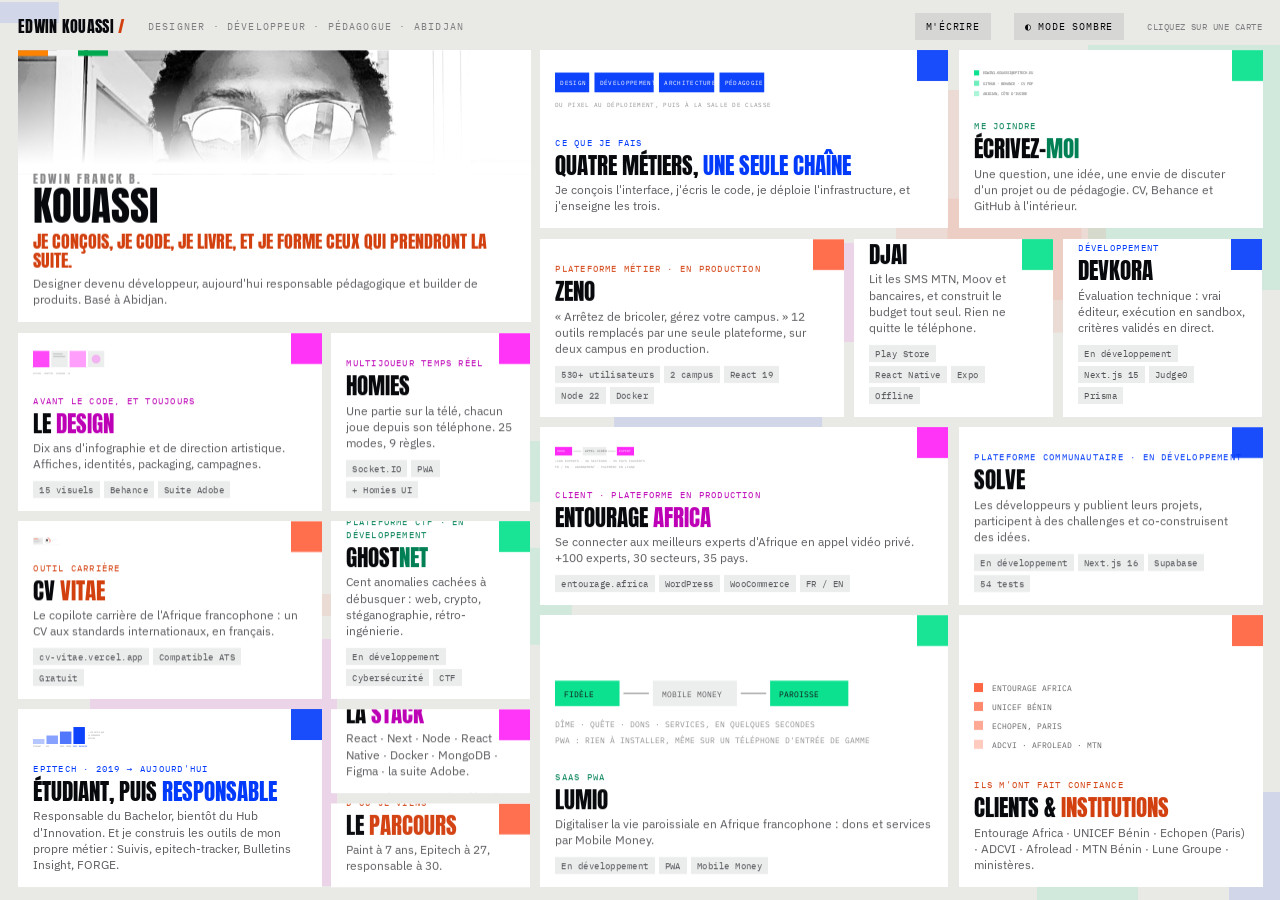
<file: index.html>
<!DOCTYPE html>
<html lang="fr">
<head>
<meta charset="utf-8">
<meta name="viewport" content="width=device-width,initial-scale=1">
<title>Edwin Kouassi · Designer, développeur, pédagogue</title>
<meta name="description" content="Je conçois, je code, je livre, et je forme ceux qui prendront la suite. Produits web et mobile, plateformes en production, pédagogie. Abidjan.">
<meta name="author" content="Edwin Franck B. Kouassi">
<meta property="og:type" content="website">
<meta property="og:title" content="Edwin Kouassi · Designer, développeur, pédagogue">
<meta property="og:description" content="Je conçois, je code, je livre, et je forme ceux qui prendront la suite. Abidjan.">
<meta property="og:image" content="assets/img/og.jpg">
<meta name="twitter:card" content="summary_large_image">
<link rel="icon" href="data:image/svg+xml,<svg xmlns='http://www.w3.org/2000/svg' viewBox='0 0 100 100'><rect width='100' height='100' fill='%23ff5f3a'/></svg>">
<link rel="manifest" href="manifest.webmanifest">
<meta name="theme-color" content="#05060a">
<meta name="apple-mobile-web-app-capable" content="yes">
<meta name="apple-mobile-web-app-status-bar-style" content="black-translucent">
<meta name="apple-mobile-web-app-title" content="Edwin Kouassi">
<link rel="apple-touch-icon" href="assets/img/icon-180.png">
<link rel="stylesheet" href="assets/css/fonts.css">
<style>
/* ───────────────────────── BASE ───────────────────────── */
*{margin:0;padding:0;box-sizing:border-box;border-radius:0!important;border:0}

/* ─── THÈME SOMBRE (défaut) ─── */
:root{
  --bg:#05060a; --tile:#0c0e14; --tile-hi:#12161f; --page:#0a0c11; --card:#0f1218; --fig:#080a0e;
  --ink:#fff;
  --i85:hsla(0,0%,100%,.90); --i62:hsla(0,0%,100%,.62); --i38:hsla(0,0%,100%,.40);
  --i16:hsla(0,0%,100%,.16); --i08:hsla(0,0%,100%,.07);
  --veil:hsla(225,45%,4%,.82);
  --fade0:hsla(225,33%,3%,0); --fade1:hsla(225,33%,3%,.5); --fade-end:var(--tile);
  --deco-op:.05; --grain-op:.035;
  --c-blue:#3a63ff;    --c-blue-ink:#fff;      --t-blue:#3a63ff;
  --c-green:#00ff97;   --c-green-ink:#05060a;  --t-green:#00ff97;
  --c-orange:#ff5f3a;  --c-orange-ink:#05060a; --t-orange:#ff5f3a;
  --c-magenta:#ff1ef7; --c-magenta-ink:#05060a;--t-magenta:#ff1ef7;
  --gap:10px;
}
/* ─── THÈME CLAIR ─── */
body.light{
  --bg:#e9e9e6; --tile:#fff; --tile-hi:#f7f7f5; --page:#fff; --card:#f2f2ef; --fig:#ececea;
  --ink:#08090d;
  --i85:hsla(228,24%,6%,.88); --i62:hsla(228,24%,6%,.68); --i38:hsla(228,24%,6%,.48);
  --i16:hsla(228,24%,6%,.18); --i08:hsla(228,24%,6%,.08);
  --veil:hsla(225,20%,8%,.46);
  --fade0:hsla(0,0%,100%,0); --fade1:hsla(0,0%,100%,.55); --fade-end:var(--tile);
  --deco-op:.10; --grain-op:0;
  --c-blue:#013afb;    --c-blue-ink:#fff;      --t-blue:#013afb;
  --c-green:#00e08a;   --c-green-ink:#05060a;  --t-green:#008054;
  --c-orange:#ff5f3a;  --c-orange-ink:#fff;    --t-orange:#d3400f;
  --c-magenta:#ff1ef7; --c-magenta-ink:#fff;   --t-magenta:#bd00b6;
}
.a-blue   {--ac:var(--c-blue);   --ac-t:var(--t-blue);   --ac-ink:var(--c-blue-ink)}
.a-green  {--ac:var(--c-green);  --ac-t:var(--t-green);  --ac-ink:var(--c-green-ink)}
.a-orange {--ac:var(--c-orange); --ac-t:var(--t-orange); --ac-ink:var(--c-orange-ink)}
.a-magenta{--ac:var(--c-magenta);--ac-t:var(--t-magenta);--ac-ink:var(--c-magenta-ink)}

html,body{height:100%}
body{background:var(--bg);color:var(--ink);font-family:'IBM Plex Sans',system-ui,sans-serif;overflow:hidden;-webkit-font-smoothing:antialiased}
h1,h2,h3,.anton{font-family:'Anton',sans-serif;font-weight:400;text-transform:uppercase;letter-spacing:.005em;line-height:.94}
.mono{font-family:'IBM Plex Mono',monospace}
a{color:inherit}

#deco{position:fixed;inset:0;z-index:0;pointer-events:none;overflow:hidden}
#deco i{position:absolute;display:block;opacity:var(--deco-op)}
#deco i.d0{background:var(--c-blue)}#deco i.d1{background:var(--c-green)}#deco i.d2{background:var(--c-orange)}#deco i.d3{background:var(--c-magenta)}
#grain{position:fixed;inset:0;z-index:1;pointer-events:none;opacity:var(--grain-op);
  background-image:url("data:image/svg+xml;utf8,<svg xmlns='http://www.w3.org/2000/svg' width='120' height='120'><filter id='n'><feTurbulence type='fractalNoise' baseFrequency='.9' numOctaves='3'/></filter><rect width='120' height='120' filter='url(%23n)'/></svg>")}

/* ───────────────────────── SHELL ───────────────────────── */
#shell{position:relative;z-index:2;height:100%;display:flex;flex-direction:column;padding:clamp(10px,1.4vh,18px) clamp(12px,1.4vw,22px)}
header#top{display:flex;align-items:center;gap:clamp(10px,1.8vw,26px);flex:0 0 auto;padding-bottom:clamp(8px,1.2vh,14px)}
#top .brand{font-family:'Anton',sans-serif;text-transform:uppercase;font-size:clamp(13px,1.8vh,20px);letter-spacing:.02em}
#top .brand b{color:var(--t-orange);font-weight:400}
#top .role{font-family:'IBM Plex Mono',monospace;font-size:clamp(8.5px,1.1vh,11.5px);letter-spacing:.12em;text-transform:uppercase;color:var(--i38)}
#top .sep{flex:1}
#top button,#top a.btn{background:var(--i08);color:var(--ink);font-family:'IBM Plex Mono',monospace;font-size:clamp(8.5px,1.1vh,11.5px);
  letter-spacing:.08em;text-transform:uppercase;padding:7px 11px;cursor:pointer;text-decoration:none;transition:background .2s,color .2s;flex:0 0 auto}
#top button:hover,#top a.btn:hover{background:var(--c-orange);color:var(--c-orange-ink)}
#top .hint{font-family:'IBM Plex Mono',monospace;font-size:clamp(8.5px,1.05vh,11px);color:var(--i38);letter-spacing:.05em;text-transform:uppercase}

#stage{flex:1 1 auto;min-height:0}
.bento{display:grid;grid-template-columns:repeat(12,1fr);grid-template-rows:repeat(9,1fr);gap:var(--gap);height:100%}

/* ───────────────────────── TUILES ───────────────────────── */
.t{position:relative;background:var(--tile);overflow:hidden;cursor:pointer;
  padding:clamp(12px,1.5vh,20px) clamp(13px,1.2vw,22px);
  display:flex;flex-direction:column;justify-content:flex-end;gap:6px;
  transition:background .25s ease;will-change:transform}
.t:hover{background:var(--tile-hi)}
.t::after{content:'';position:absolute;left:0;bottom:0;height:3px;width:100%;background:var(--ac,var(--c-orange));transform:scaleX(0);transform-origin:0 50%;transition:transform .32s cubic-bezier(.2,.8,.2,1)}
.t:hover::after{transform:scaleX(1)}
.t .sq{position:absolute;top:0;right:0;width:clamp(24px,2.4vw,36px);height:clamp(24px,2.4vw,36px);background:var(--ac,var(--c-orange));opacity:.9}
.t .k{font-family:'IBM Plex Mono',monospace;font-size:clamp(8.5px,1.05vh,11px);letter-spacing:.13em;text-transform:uppercase;color:var(--ac-t,var(--t-orange))}
.t .h{font-family:'Anton',sans-serif;text-transform:uppercase;font-size:clamp(15px,2.5vh,30px);line-height:.94}
.t .h u{text-decoration:none;color:var(--ac-t)}
.t .s{font-size:clamp(10.5px,1.35vh,14px);color:var(--i62);line-height:1.35;max-width:54ch}
.t .plus{position:absolute;bottom:clamp(9px,1.2vh,15px);right:clamp(11px,1vw,16px);font-family:'IBM Plex Mono',monospace;font-size:15px;line-height:1;color:var(--ac-t);opacity:0;transition:opacity .25s,transform .25s;transform:translateX(-4px)}
.t:hover .plus{opacity:1;transform:translateX(0)}
.t .viz{flex:1 1 auto;min-height:0;display:flex;align-items:center;justify-content:flex-start;
  padding:2px clamp(28px,3vw,44px) clamp(6px,1vh,14px) 0;overflow:hidden;pointer-events:none;opacity:.95}
.t .viz{max-height:clamp(64px,11vh,124px)}
.t .viz svg{display:block;width:100%;height:100%;max-height:100%;overflow:visible}
.tags{display:flex;flex-wrap:wrap;gap:4px;flex:0 0 auto;margin-top:2px;padding-right:22px}
.tags b{font-family:'IBM Plex Mono',monospace;font-weight:400;font-size:clamp(8px,1vh,10.5px);letter-spacing:.05em;padding:3px 6px;background:var(--i08);color:var(--i62)}

/* placement */
#t-moi{padding:0}
@media (min-width:821px){
  #t-moi{grid-column:1/6;grid-row:1/4;padding:0}
  #t-faire{grid-column:6/10;grid-row:1/3}
  #t-contact{grid-column:10/13;grid-row:1/3}
  #t-zeno{grid-column:6/9;grid-row:3/5}
  #t-djai{grid-column:9/11;grid-row:3/5}
  #t-devkora{grid-column:11/13;grid-row:3/5}
  #t-design{grid-column:1/4;grid-row:4/6}
  #t-homies{grid-column:4/6;grid-row:4/6}
  #t-entourage{grid-column:6/10;grid-row:5/7}
  #t-solve{grid-column:10/13;grid-row:5/7}
  #t-cvvitae{grid-column:1/4;grid-row:6/8}
  #t-ghostnet{grid-column:4/6;grid-row:6/8}
  #t-lumio{grid-column:6/10;grid-row:7/10}
  #t-clients{grid-column:10/13;grid-row:7/10}
  #t-epitech{grid-column:1/4;grid-row:8/10}
  #t-stack{grid-column:4/6;grid-row:8/9}
  #t-parcours{grid-column:4/6;grid-row:9/10}
}

/* héro */
.hero{position:relative;height:100%;display:grid;grid-template-rows:1fr auto}
.hero .ph{position:relative;overflow:hidden;min-height:0}
.hero .ph img{width:100%;height:100%;object-fit:cover;object-position:50% 20%;filter:grayscale(1) contrast(1.06);display:block}
.hero .ph::after{content:'';position:absolute;inset:0;background:linear-gradient(180deg,
  var(--fade0) 22%,var(--fade1) 62%,var(--fade-end) 92%,var(--fade-end) 100%)}
.hero .ph .flag{position:absolute;top:0;left:0;display:flex;height:clamp(5px,.7vh,8px);width:clamp(56px,7vw,96px)}
.hero .ph .flag span{flex:1}
.hero .id{position:relative;padding:0 clamp(13px,1.2vw,22px) clamp(12px,1.5vh,20px)}
.hero .id .nm{font-family:'Anton',sans-serif;text-transform:uppercase;font-size:clamp(26px,4.6vh,56px);line-height:.86}
.hero .id .nm small{display:block;font-size:.3em;letter-spacing:.16em;color:var(--i38);margin-bottom:.25em}
.hero .id .th{font-family:'Anton',sans-serif;text-transform:uppercase;font-size:clamp(13px,2vh,25px);line-height:1.04;margin-top:.5em;color:var(--t-orange)}
.hero .id .ro{font-size:clamp(10.5px,1.3vh,13.5px);color:var(--i62);margin-top:.5em;line-height:1.4}

/* ───────────────────────── PAGE (POPUP) ───────────────────────── */
#veil{position:fixed;inset:0;z-index:40;background:var(--veil);backdrop-filter:blur(6px);opacity:0;visibility:hidden}
#veil.on{visibility:visible}
.page{position:fixed;z-index:50;left:50%;top:50%;
  width:min(1720px,95vw);height:93vh;
  margin-left:max(-860px,-47.5vw);margin-top:-46.5vh;
  background:var(--page);visibility:hidden;overflow:hidden;
  display:grid;grid-template-rows:auto 1fr}
.page.on{visibility:visible}
.page > .ph{position:relative;padding:clamp(18px,3vh,38px) clamp(20px,3vw,54px) clamp(12px,1.8vh,22px);display:flex;align-items:flex-end;gap:clamp(16px,2vw,34px)}
.page .pk{font-family:'IBM Plex Mono',monospace;font-size:clamp(9.5px,1.2vh,12.5px);letter-spacing:.16em;text-transform:uppercase;color:var(--ac-t);margin-bottom:.55em}
.page h2{font-size:clamp(26px,6vh,74px)}
.page h2 u{text-decoration:none;color:var(--ac-t)}
.page .ph .sep{flex:1}
.xbtn{flex:0 0 auto;background:var(--i08);color:var(--ink);width:clamp(38px,4.6vh,52px);height:clamp(38px,4.6vh,52px);font-size:clamp(16px,2.2vh,22px);cursor:pointer;font-family:'IBM Plex Mono',monospace;transition:background .2s,color .2s;align-self:flex-start}
.xbtn:hover{background:var(--ac);color:var(--ac-ink)}
.page > .bd{overflow-y:auto;overflow-x:hidden;padding:0 clamp(20px,3vw,54px) clamp(52px,7vh,84px);scrollbar-width:thin;scrollbar-color:var(--i16) transparent}
.page > .bd::-webkit-scrollbar{width:8px}
.page > .bd::-webkit-scrollbar-thumb{background:var(--i16)}

.lead{font-size:clamp(15px,2.2vh,25px);line-height:1.42;font-weight:300;color:var(--i85);max-width:46ch}
.lead em{font-style:normal;color:var(--ac-t)}
.split{display:grid;grid-template-columns:1.05fr .95fr;gap:clamp(20px,3vw,48px);align-items:start;margin-bottom:clamp(16px,2.4vh,32px)}
.split.wide{grid-template-columns:1.35fr .65fr}
.shot{background:var(--fig);padding:clamp(10px,1.6vh,20px);display:flex;align-items:center;justify-content:center}
.shot img{max-width:100%;max-height:clamp(200px,40vh,460px);width:auto;display:block}
.shot.tall img{max-height:clamp(240px,52vh,620px)}
.gal{display:grid;grid-template-columns:repeat(5,1fr);gap:var(--gap)}
.gal figure{background:var(--card);overflow:hidden;position:relative}
.gal img{width:100%;height:100%;aspect-ratio:1/1;object-fit:cover;display:block;transition:transform .5s cubic-bezier(.2,.8,.2,1)}
.gal figure:hover img{transform:scale(1.05)}
.gal figcaption{position:absolute;left:0;right:0;bottom:0;padding:8px 10px;background:linear-gradient(180deg,transparent,rgba(8,9,13,.88));
  font-family:'IBM Plex Mono',monospace;font-size:clamp(8px,1.05vh,11px);letter-spacing:.05em;text-transform:uppercase;color:#fff;line-height:1.3}
@media (max-width:1180px){.gal{grid-template-columns:repeat(3,1fr)}}
@media (max-width:640px){.gal{grid-template-columns:repeat(2,1fr)}}

.blocks{display:grid;grid-template-columns:repeat(auto-fit,minmax(260px,1fr));gap:var(--gap)}
.blocks.c4{grid-template-columns:repeat(4,1fr)}
.blk{background:var(--card);padding:clamp(13px,1.9vh,22px)}
.blk .ico{display:block;width:clamp(20px,2.4vh,28px);height:clamp(20px,2.4vh,28px);color:var(--ac-t);margin-bottom:.6em}
.blk .ico svg{width:100%;height:100%;fill:none;stroke:currentColor;stroke-width:1.7;stroke-linecap:round;stroke-linejoin:round}
.blk h4{font-family:'Anton',sans-serif;font-weight:400;text-transform:uppercase;font-size:clamp(12.5px,1.75vh,18px);margin-bottom:.5em;line-height:1.05}
.blk h4 u{text-decoration:none;color:var(--ac-t);margin-right:.4em}
.blk p{font-size:clamp(11.5px,1.45vh,15px);line-height:1.5;color:var(--i62)}
.blk p + p{margin-top:.6em}
.blk strong{color:var(--ink);font-weight:600}
.blk code{font-family:'IBM Plex Mono',monospace;font-size:.9em;background:var(--i08);padding:1px 5px;color:var(--ac-t)}
.blk ul{list-style:none;margin-top:.4em}
.blk li{font-size:clamp(11.5px,1.45vh,15px);line-height:1.6;color:var(--i62);padding-left:1em;position:relative}
.blk li::before{content:'·';position:absolute;left:0;color:var(--ac-t)}

.kpis{display:grid;grid-template-columns:repeat(auto-fit,minmax(150px,1fr));gap:var(--gap);margin-bottom:clamp(14px,2vh,26px)}
.kpi{background:var(--card);padding:clamp(12px,1.8vh,22px)}
.kpi b{display:block;font-family:'Anton',sans-serif;font-weight:400;font-size:clamp(24px,4.2vh,52px);line-height:.86;color:var(--ac-t)}
.kpi span{display:block;font-family:'IBM Plex Mono',monospace;font-size:clamp(9px,1.15vh,12px);letter-spacing:.08em;text-transform:uppercase;color:var(--i38);margin-top:.6em;line-height:1.35}

.stackrow{display:grid;grid-template-columns:clamp(90px,10vw,150px) 1fr;gap:clamp(12px,1.6vw,26px);padding:clamp(9px,1.3vh,15px) 0;align-items:baseline;
  background:linear-gradient(90deg,var(--i08) 0 100%);background-size:100% 1px;background-repeat:no-repeat;background-position:0 100%}
.stackrow .lb{font-family:'IBM Plex Mono',monospace;font-size:clamp(9.5px,1.2vh,12.5px);letter-spacing:.1em;text-transform:uppercase;color:var(--ac-t)}
.stackrow .vv{font-size:clamp(11.5px,1.5vh,16px);line-height:1.55;color:var(--i62)}
.stackrow .vv b{color:var(--ink);font-weight:600}

.tl{display:flex;flex-direction:column}
.tl .r{display:grid;grid-template-columns:clamp(88px,10vw,150px) 1fr;gap:clamp(12px,1.6vw,26px);padding:clamp(9px,1.3vh,16px) 0;align-items:baseline;
  background:linear-gradient(90deg,var(--i08) 0 100%);background-size:100% 1px;background-repeat:no-repeat;background-position:0 100%}
.tl .r .y{font-family:'IBM Plex Mono',monospace;font-size:clamp(10px,1.3vh,13.5px);color:var(--ac-t)}
.tl .r .c b{display:block;font-size:clamp(12.5px,1.6vh,16.5px);font-weight:600;margin-bottom:.2em}
.tl .r .c span{display:block;font-size:clamp(11px,1.4vh,14.5px);color:var(--i62);line-height:1.45}

.punch{background:var(--ac);color:var(--ac-ink);padding:clamp(16px,2.4vh,30px) clamp(18px,2.4vw,36px);margin-top:clamp(14px,2vh,26px)}
.punch p{font-family:'Anton',sans-serif;text-transform:uppercase;font-size:clamp(14px,2.3vh,30px);line-height:1.06;max-width:48ch}
.punch small{display:block;font-family:'IBM Plex Mono',monospace;font-size:clamp(9px,1.15vh,12px);letter-spacing:.1em;text-transform:uppercase;opacity:.62;margin-top:.7em}
.sect{font-family:'IBM Plex Mono',monospace;font-size:clamp(9.5px,1.2vh,12.5px);letter-spacing:.16em;text-transform:uppercase;color:var(--i38);margin:clamp(16px,2.4vh,32px) 0 clamp(9px,1.3vh,14px)}
.sect::after{content:'';display:inline-block;width:clamp(20px,4vw,80px);height:1px;background:var(--i16);vertical-align:middle;margin-left:12px}
.cap{font-family:'IBM Plex Mono',monospace;font-size:clamp(9px,1.15vh,12px);color:var(--i38);margin-top:.9em;line-height:1.5}
.lnk{display:inline-flex;align-items:center;gap:8px;font-family:'IBM Plex Mono',monospace;font-size:clamp(10px,1.3vh,13px);
  letter-spacing:.06em;text-transform:uppercase;background:var(--ac);color:var(--ac-ink);padding:9px 14px;text-decoration:none;margin:.4em .4em 0 0;transition:opacity .2s}
.lnk:hover{opacity:.82}
.lnk.gh{background:var(--i08);color:var(--ink)}

#pgbar{position:fixed;z-index:55;display:flex;align-items:center;gap:10px;visibility:hidden;opacity:0;
  top:calc(3.5vh + clamp(18px,3vh,38px));
  right:calc((100vw - min(1720px,95vw))/2 + clamp(20px,3vw,54px) + clamp(38px,4.6vh,52px) + 12px);
  height:clamp(38px,4.6vh,52px);background:var(--i08);padding:0 10px}
#pgbar button{background:var(--i16);color:var(--ink);font-family:'IBM Plex Mono',monospace;font-size:12px;padding:7px 12px;cursor:pointer;transition:background .2s}
#pgbar button:hover{background:var(--ink);color:var(--bg)}
#pgbar span{font-family:'IBM Plex Mono',monospace;font-size:11px;letter-spacing:.12em;color:var(--i38);text-transform:uppercase}

/* ───────── responsive ───────── */
@media (max-width:1180px), (max-height:600px){
  body{overflow:auto}
  #shell{height:auto;min-height:100%}
  .bento{grid-template-columns:repeat(6,1fr);grid-template-rows:none;grid-auto-rows:minmax(150px,auto)}
  #t-moi .hero{min-height:440px}
  .t .viz{max-height:120px}
  .split,.split.wide{grid-template-columns:1fr}
  .blocks.c4{grid-template-columns:repeat(auto-fit,minmax(260px,1fr))}
  .page{width:100vw;height:100vh;margin:0;left:0;top:0}
  #pgbar{top:clamp(18px,3vh,38px);right:calc(clamp(20px,3vw,54px) + clamp(38px,4.6vh,52px) + 12px)}
}
#tabbar{display:none}
#instbtn{display:none}

/* ─── ouverture animee (mobile uniquement) ─── */
#splash{display:none;position:fixed;inset:0;z-index:200;background:#05060a;overflow:hidden}
body.splash-on{overflow:hidden}
body.splash-on #splash{display:block}
#splash .bd{position:absolute;top:0;bottom:0;width:33.34%;transform:scaleY(0);transform-origin:50% 0;display:block}
#splash .wr{position:absolute;inset:0;z-index:3;display:flex;flex-direction:column;
  align-items:center;justify-content:center;padding:0 5vw}
#splash .ln{overflow:hidden;display:block}
#splash .ln b{display:block;font-family:'Anton',sans-serif;font-weight:400;text-transform:uppercase;
  font-size:17vw;line-height:.92;color:#fff;text-align:center;transform:translateY(115%)}
#splash .cp{font-family:'IBM Plex Mono',monospace;font-size:3vw;letter-spacing:.24em;text-transform:uppercase;
  color:hsla(0,0%,100%,.42);margin-top:4.5vw;opacity:0}
@media (prefers-reduced-motion:reduce){body.splash-on #splash{display:none}}

@media (max-width:820px){
  #top{position:fixed;top:0;left:0;right:0;z-index:60;background:var(--bg);gap:8px;
    padding:10px clamp(12px,4vw,18px);height:56px;flex-wrap:nowrap;box-shadow:0 1px 0 var(--i08)}
  #top .brand{font-size:16px;white-space:nowrap}
  #top .role{display:none}
  #top a.btn{padding:6px 9px;font-size:10px}
  #shell{padding:0;height:auto}
  #stage{padding:64px clamp(10px,3vw,16px) calc(96px + env(safe-area-inset-bottom,0px))}
  #tabbar{display:flex;position:fixed;left:0;right:0;bottom:0;z-index:60;
    background:var(--bg);box-shadow:0 -1px 0 var(--i08);
    padding:6px 4px calc(6px + env(safe-area-inset-bottom,0px))}
  #tabbar button{position:relative;flex:1;background:none;color:var(--i38);display:flex;flex-direction:column;
    align-items:center;gap:3px;padding:6px 2px;cursor:pointer;transition:color .2s}
  #tabbar button svg{width:21px;height:21px;fill:none;stroke:currentColor;stroke-width:1.7;stroke-linecap:round;stroke-linejoin:round}
  #tabbar button span{font-family:'IBM Plex Mono',monospace;font-size:9px;letter-spacing:.04em;text-transform:uppercase}
  #tabbar button.on{color:var(--c-orange)}
  #tabbar button.on::before{content:'';position:absolute;top:0;width:26px;height:2px;background:var(--c-orange)}
  .t{display:none}
  .t.tab-on{display:flex}
  #instbtn{display:inline-block;background:var(--c-green);color:var(--c-green-ink);
    font-family:'IBM Plex Mono',monospace;font-size:10px;letter-spacing:.06em;text-transform:uppercase;
    padding:6px 9px;cursor:pointer;flex:0 0 auto}
  .page{padding-bottom:env(safe-area-inset-bottom,0px)}
}
@media (max-width:820px){
  /* deux colonnes ; nombre impair de cartes : la derniere prend toute la largeur,
     pour qu'aucune ligne ne reste a moitie vide */
  .bento{display:grid;grid-template-columns:1fr 1fr;gap:8px;height:auto;
    grid-auto-rows:minmax(124px,auto);align-content:start}
  body.has-hero .bento{grid-template-rows:minmax(190px,1fr);
    min-height:calc(100vh - 172px);min-height:calc(100dvh - 172px)}
  .t.wide{grid-column:1/-1}
  /* les cartes de texte prennent la largeur, les projets se mettent par deux */

  #t-moi{--fade-end:var(--tile-hi)}
  body.light #t-moi{--fade-end:var(--tile)}
  .t{min-height:0;padding:13px 14px 14px;gap:5px;background:var(--tile-hi);
    justify-content:flex-start;overflow:hidden;position:relative}
  .t .sq{width:18px;height:18px}
  /* l'intitule s'arrete avant le carre d'angle */
  .t .k{padding-right:24px}
  .t::after{display:none}
  body.light .t{background:var(--tile);box-shadow:inset 0 0 0 1px var(--i08)}
  /* fond net: le decor qui derivait donnait l'impression d'un vide bancal */
  #deco,#grain{display:none}
  /* les illustrations decoratives disparaissent : elles mangeaient 90px par carte */
  .t .viz{display:none}
  #t-moi .viz{display:flex}
  #t-moi{padding:0;min-height:auto}
  #t-moi::before{display:none}
  #t-moi .hero{min-height:auto;grid-template-rows:1fr auto}
  #t-moi .hero .ph{min-height:180px;height:auto;max-height:none}
  #t-moi .hero .ph img{object-position:50% 16%}
  .t .viz{max-height:88px;padding-right:44px}
  .t .k{font-size:9px;letter-spacing:.08em;overflow-wrap:anywhere;line-height:1.45;margin-bottom:1px}
  .t .h{font-size:21px;line-height:1}
  .t .s{font-size:12.5px;line-height:1.4;max-width:none}
  .t .plus{display:none}
  .t .sq{width:20px;height:20px}
  .tags{gap:3px}
  .tags b{font-size:8.5px;padding:2px 5px}
  /* sur une demi-largeur, on garde deux etiquettes maximum */
  .t:not(#t-moi):not(#t-faire):not(#t-epitech):not(#t-clients):not(#t-contact) .tags b:nth-child(n+3){display:none}
  #t-moi .hero .id{padding:0 13px 14px}
  #t-moi .hero .id .nm{font-size:34px}
  #t-moi .hero .id .th{font-size:15px;margin-top:.45em}
  #t-moi .hero .id .ro{font-size:12px;margin-top:.45em}
  .hero .id{padding:0 16px 18px}
  .hero .id .nm{font-size:42px}
  #top .hint{display:none}
  #top a.btn{display:none}
  #top #tbtn{padding:8px 11px;font-size:0;line-height:1}
  #top #tbtn::before{content:'\25D0';font-family:'IBM Plex Mono',monospace;font-size:16px;line-height:1}
  #top #instbtn{padding:8px 10px;font-size:9.5px}
  .page > .ph{padding:20px 18px 12px}
  .page h2{font-size:30px}
  .page > .bd{padding:0 18px 76px}
  .lead{font-size:17px;max-width:none}
  .blk h4{font-size:16px}.blk p,.blk li{font-size:14px}
  .kpi b{font-size:32px}.punch p{font-size:19px}
  .tl .r,.stackrow{grid-template-columns:1fr;gap:2px}
  /* la barre d'onglets reste la navigation principale, meme page ouverte */
  #pgbar{display:none!important}
  #tabbar{z-index:70}
  .page{z-index:50}
  .page > .bd{padding-bottom:calc(104px + env(safe-area-inset-bottom,0px))}
}
</style>
</head>
<body>
<script>/* theme avant le premier rendu : URL > choix memorise > reglage du systeme */(function(){
  var q=/[?&]theme=(light|dark)/.exec(location.search), sv=null;
  try{ sv=localStorage.getItem('edwin-theme'); }catch(e){}
  var sys = window.matchMedia && window.matchMedia('(prefers-color-scheme: light)').matches ? 'light' : 'dark';
  if ((q ? q[1] : (sv || sys)) === 'light') document.body.classList.add('light');
})();</script>
<script>/* ouverture animee : mobile seulement, a chaque lancement de l'application,
  une seule fois par session dans le navigateur */(function(){
  try{
    if (!window.matchMedia('(max-width:820px)').matches) return;
    if (window.matchMedia('(prefers-reduced-motion:reduce)').matches) return;
    var app = window.matchMedia('(display-mode: standalone)').matches || navigator.standalone === true;
    var vu = false; try{ vu = sessionStorage.getItem('edwin-splash') === '1'; }catch(e){}
    if (!app && vu) return;
    try{ sessionStorage.setItem('edwin-splash','1'); }catch(e){}
    document.body.classList.add('splash-on');
  }catch(e){}
})();</script>


<div id="splash" aria-hidden="true">
  <i class="bd" style="left:0;background:#ff8200"></i>
  <i class="bd" style="left:33.33%;background:#f4f4f4"></i>
  <i class="bd" style="left:66.66%;background:#00a94f"></i>
  <div class="wr">
    <span class="ln"><b>Edwin</b></span>
    <span class="ln"><b>Kouassi</b></span>
    <div class="cp">Abidjan, C&ocirc;te d'Ivoire</div>
  </div>
</div>

<svg id="icons" width="0" height="0" style="position:absolute" aria-hidden="true"><defs>
<symbol id="i-shield" viewBox="0 0 24 24"><path d="M12 2 4 5v6c0 5 3.5 8.5 8 10 4.5-1.5 8-5 8-10V5l-8-3z"/><path d="M9 12l2 2 4-4"/></symbol>
<symbol id="i-check" viewBox="0 0 24 24"><circle cx="12" cy="12" r="9"/><path d="M8 12.5l2.5 2.5L16 9"/></symbol>
<symbol id="i-box" viewBox="0 0 24 24"><path d="M3 7l9-4 9 4v10l-9 4-9-4z"/><path d="M3 7l9 4 9-4M12 11v10"/></symbol>
<symbol id="i-db" viewBox="0 0 24 24"><ellipse cx="12" cy="6" rx="8" ry="3"/><path d="M4 6v6c0 1.7 3.6 3 8 3s8-1.3 8-3V6M4 12v6c0 1.7 3.6 3 8 3s8-1.3 8-3v-6"/></symbol>
<symbol id="i-doc" viewBox="0 0 24 24"><path d="M14 3H6v18h12V7z"/><path d="M14 3v4h4M9 12h6M9 16h6"/></symbol>
<symbol id="i-phone" viewBox="0 0 24 24"><rect x="6" y="2" width="12" height="20"/><path d="M10 18h4"/></symbol>
<symbol id="i-video" viewBox="0 0 24 24"><rect x="2" y="6" width="13" height="12"/><path d="M15 11l7-4v10l-7-4z"/></symbol>
<symbol id="i-coin" viewBox="0 0 24 24"><circle cx="12" cy="12" r="9"/><path d="M12 7v10M14.5 9.5c0-1-1-1.5-2.5-1.5S9.5 8.5 9.5 9.7c0 2.6 5 1.6 5 4.3 0 1.2-1 1.9-2.5 1.9s-2.5-.6-2.5-1.6"/></symbol>
<symbol id="i-globe" viewBox="0 0 24 24"><circle cx="12" cy="12" r="9"/><path d="M3 12h18M12 3c2.5 2.7 3.8 5.7 3.8 9S14.5 18.3 12 21c-2.5-2.7-3.8-5.7-3.8-9S9.5 5.7 12 3z"/></symbol>
<symbol id="i-users" viewBox="0 0 24 24"><circle cx="9" cy="8" r="3.2"/><path d="M2.5 20c0-3.6 2.9-5.5 6.5-5.5s6.5 1.9 6.5 5.5"/><path d="M16.5 5.5a3.2 3.2 0 010 6M18 14.8c2.1.6 3.5 2.2 3.5 5.2"/></symbol>
<symbol id="i-palette" viewBox="0 0 24 24"><path d="M12 3a9 9 0 000 18c1.4 0 2-1 2-2s-1-1.5-1-2.5 1-1.5 2-1.5h1.5A3.5 3.5 0 0021 11.5C21 6.8 16.9 3 12 3z"/><circle cx="7.5" cy="11" r="1.1"/><circle cx="11" cy="7.5" r="1.1"/><circle cx="15.5" cy="9" r="1.1"/></symbol>
<symbol id="i-teach" viewBox="0 0 24 24"><path d="M2 7l10-4 10 4-10 4z"/><path d="M6 10v5c0 1.7 2.7 3 6 3s6-1.3 6-3v-5M21 8v6"/></symbol>
<symbol id="i-offline" viewBox="0 0 24 24"><path d="M6.5 18a4.5 4.5 0 01-.5-9 6 6 0 0111.2-1.6"/><path d="M20 12.5a4 4 0 01-2 7.5H9"/><path d="M3 3l18 18"/></symbol>
<symbol id="i-bolt" viewBox="0 0 24 24"><path d="M13 2 4 14h6l-1 8 9-12h-6z"/></symbol>
<symbol id="i-code" viewBox="0 0 24 24"><path d="M9 7l-5 5 5 5M15 7l5 5-5 5"/></symbol>
<symbol id="i-msg" viewBox="0 0 24 24"><path d="M21 15a3 3 0 01-3 3H8l-5 3V6a3 3 0 013-3h12a3 3 0 013 3z"/></symbol>
<symbol id="i-target" viewBox="0 0 24 24"><circle cx="12" cy="12" r="9"/><circle cx="12" cy="12" r="5"/><circle cx="12" cy="12" r="1.3"/></symbol>
<symbol id="i-clock" viewBox="0 0 24 24"><circle cx="12" cy="12" r="9"/><path d="M12 7v5.5l3.5 2"/></symbol>
</defs></svg>

<div id="deco"></div>
<div id="grain"></div>

<div id="shell">
  <header id="top">
    <div class="brand">Edwin Kouassi <b>/</b></div>
    <div class="role">Designer · Développeur · Pédagogue · Abidjan</div>
    <div class="sep"></div>
    <a class="btn" href="mailto:edwin1.kouassi@epitech.eu">M'écrire</a>
    <button id="instbtn" type="button" title="Installer">&#8595; Installer</button>
    <button id="tbtn" type="button" title="Clair / sombre (touche L)">◐ Mode clair</button>
    <div class="hint">Cliquez sur une carte</div>
  </header>

  <div id="stage">
    <div class="bento">

      <!-- MOI -->
      <article class="t a-orange" id="t-moi" data-page="moi" data-grp="accueil">
        <div class="hero">
          <div class="ph">
            <img src="assets/img/edwin.jpg" alt="Edwin Franck B. Kouassi">
            <div class="flag"><span style="background:#ff8200"></span><span style="background:#f4f4f4"></span><span style="background:#00a94f"></span></div>
          </div>
          <div class="id">
            <div class="nm"><small>Edwin Franck B.</small>Kouassi</div>
            <div class="th">Je conçois, je code, je livre, et je forme ceux qui prendront la suite.</div>
            <div class="ro">Designer devenu développeur, aujourd'hui responsable pédagogique et builder de produits. Basé à Abidjan.</div>
          </div>
        </div>
        <span class="plus mono" aria-hidden="true">→</span>
      </article>

      <!-- CE QUE JE FAIS -->
      <article class="t a-blue" id="t-faire" data-page="faire" data-grp="accueil">
        <span class="sq"></span>
        <div class="viz">
          <svg viewBox="0 0 340 84" preserveAspectRatio="xMinYMid meet" aria-hidden="true">
            <g font-family="IBM Plex Mono" font-size="8.5" letter-spacing=".5">
              <rect x="0" y="10" width="52" height="30" fill="var(--c-blue)"/><text x="8" y="29" fill="var(--c-blue-ink)">DESIGN</text>
              <rect x="60" y="10" width="90" height="30" fill="var(--c-blue)"/><text x="68" y="29" fill="var(--c-blue-ink)">DÉVELOPPEMENT</text>
              <rect x="158" y="10" width="84" height="30" fill="var(--c-blue)"/><text x="166" y="29" fill="var(--c-blue-ink)">ARCHITECTURE</text>
              <rect x="250" y="10" width="68" height="30" fill="var(--c-blue)"/><text x="258" y="29" fill="var(--c-blue-ink)">PÉDAGOGIE</text>
              <text x="0" y="62" fill="var(--i38)">DU PIXEL AU DÉPLOIEMENT, PUIS À LA SALLE DE CLASSE</text>
            </g>
          </svg>
        </div>
        <div class="k">Ce que je fais</div>
        <div class="h">Quatre métiers, <u>une seule chaîne</u></div>
        <div class="s">Je conçois l'interface, j'écris le code, je déploie l'infrastructure, et j'enseigne les trois.</div>
        <span class="plus mono" aria-hidden="true">→</span>
      </article>

      <!-- CONTACT -->
      <article class="t a-green" id="t-contact" data-page="contact" data-grp="parcours">
        <span class="sq"></span>
        <div class="viz">
          <svg viewBox="0 0 240 90" preserveAspectRatio="xMinYMid meet" aria-hidden="true">
            <g font-family="IBM Plex Mono" font-size="8.5" fill="var(--i62)">
              <rect x="0" y="10" width="12" height="12" fill="var(--c-green)"/><text x="22" y="20">EDWIN1.KOUASSI@EPITECH.EU</text>
              <rect x="0" y="34" width="12" height="12" fill="var(--c-green)" opacity=".6"/><text x="22" y="44">GITHUB · BEHANCE · CV PDF</text>
              <rect x="0" y="58" width="12" height="12" fill="var(--c-green)" opacity=".35"/><text x="22" y="68">ABIDJAN, CÔTE D'IVOIRE</text>
            </g>
          </svg>
        </div>
        <div class="k">Me joindre</div>
        <div class="h">Écrivez-<u>moi</u></div>
        <div class="s">Une question, une idée, une envie de discuter d'un projet ou de pédagogie. CV, Behance et GitHub à l'intérieur.</div>
        <span class="plus mono" aria-hidden="true">→</span>
      </article>

      <!-- ZENO -->
      <article class="t a-orange" id="t-zeno" data-page="zeno" data-grp="projets">
        <span class="sq"></span>
        <div class="viz">
          <svg viewBox="0 0 240 96" preserveAspectRatio="xMinYMid meet" aria-hidden="true">
            <rect x="0" y="8" width="52" height="70" fill="var(--i08)"/>
            <rect x="6" y="16" width="40" height="5" fill="var(--c-orange)"/>
            <rect x="6" y="27" width="30" height="4" fill="var(--i16)"/><rect x="6" y="36" width="36" height="4" fill="var(--i16)"/>
            <rect x="6" y="45" width="26" height="4" fill="var(--i16)"/><rect x="6" y="54" width="34" height="4" fill="var(--i16)"/>
            <rect x="60" y="8" width="180" height="18" fill="var(--c-orange)" opacity=".85"/>
            <rect x="60" y="32" width="86" height="46" fill="var(--i08)"/><rect x="154" y="32" width="86" height="46" fill="var(--i08)"/>
            <rect x="68" y="60" width="10" height="12" fill="var(--c-orange)" opacity=".8"/><rect x="82" y="52" width="10" height="20" fill="var(--c-orange)" opacity=".6"/>
            <rect x="96" y="44" width="10" height="28" fill="var(--c-orange)"/><rect x="110" y="56" width="10" height="16" fill="var(--c-orange)" opacity=".45"/>
            <rect x="162" y="42" width="70" height="4" fill="var(--i16)"/><rect x="162" y="52" width="54" height="4" fill="var(--i16)"/><rect x="162" y="62" width="62" height="4" fill="var(--i16)"/>
          </svg>
        </div>
        <div class="k">Plateforme métier · en production</div>
        <div class="h">Zeno</div>
        <div class="s">« Arrêtez de bricoler, gérez votre campus. » 12 outils remplacés par une seule plateforme, sur deux campus en production.</div>
        <div class="tags"><b>530+ utilisateurs</b><b>2 campus</b><b>React 19</b><b>Node 22</b><b>Docker</b></div>
        <span class="plus mono" aria-hidden="true">→</span>
      </article>

      <!-- DJAI -->
      <article class="t a-green" id="t-djai" data-page="djai" data-grp="projets">
        <span class="sq"></span>
        <div class="viz">
          <svg viewBox="0 0 120 96" preserveAspectRatio="xMinYMid meet" aria-hidden="true">
            <rect x="34" y="4" width="52" height="88" fill="var(--i08)"/>
            <rect x="40" y="12" width="40" height="8" fill="var(--c-green)"/>
            <rect x="40" y="26" width="26" height="4" fill="var(--i16)"/>
            <rect x="40" y="46" width="7" height="20" fill="var(--c-green)" opacity=".8"/>
            <rect x="50" y="54" width="7" height="12" fill="var(--c-green)" opacity=".5"/>
            <rect x="60" y="38" width="7" height="28" fill="var(--c-green)"/>
            <rect x="70" y="50" width="7" height="16" fill="var(--c-green)" opacity=".4"/>
            <rect x="40" y="74" width="40" height="4" fill="var(--i16)"/>
            <text x="0" y="92" font-family="IBM Plex Mono" font-size="7" fill="var(--i38)">SMS → BUDGET</text>
          </svg>
        </div>
        <div class="k">Application mobile</div>
        <div class="h">Djai</div>
        <div class="s">Lit les SMS MTN, Moov et bancaires, et construit le budget tout seul. Rien ne quitte le téléphone.</div>
        <div class="tags"><b>Play Store</b><b>React Native</b><b>Expo</b><b>Offline</b></div>
        <span class="plus mono" aria-hidden="true">→</span>
      </article>

      <!-- DEVKORA -->
      <article class="t a-blue" id="t-devkora" data-page="devkora" data-grp="projets">
        <span class="sq"></span>
        <div class="viz">
          <svg viewBox="0 0 120 96" preserveAspectRatio="xMinYMid meet" aria-hidden="true">
            <rect x="0" y="8" width="120" height="72" fill="var(--i08)"/>
            <rect x="0" y="8" width="120" height="10" fill="var(--c-blue)" opacity=".85"/>
            <text x="6" y="32" font-family="IBM Plex Mono" font-size="7" fill="var(--c-blue)">&gt; run tests</text>
            <rect x="6" y="38" width="60" height="3.5" fill="var(--i16)"/>
            <rect x="6" y="46" width="44" height="3.5" fill="var(--i16)"/>
            <rect x="6" y="54" width="52" height="3.5" fill="var(--i16)"/>
            <rect x="6" y="64" width="9" height="9" fill="var(--c-green)"/><rect x="19" y="64" width="9" height="9" fill="var(--c-green)"/>
            <rect x="32" y="64" width="9" height="9" fill="var(--i16)"/>
          </svg>
        </div>
        <div class="k">SaaS multi-tenant · en développement</div>
        <div class="h">Devkora</div>
        <div class="s">Évaluation technique : vrai éditeur, exécution en sandbox, critères validés en direct.</div>
        <div class="tags"><b>En développement</b><b>Next.js 15</b><b>Judge0</b><b>Prisma</b></div>
        <span class="plus mono" aria-hidden="true">→</span>
      </article>

      <!-- LUMIO -->
      <article class="t a-green" id="t-lumio" data-page="lumio" data-grp="projets">
        <span class="sq"></span>
        <div class="viz">
          <svg viewBox="0 0 300 90" preserveAspectRatio="xMinYMid meet" aria-hidden="true">
            <g font-family="IBM Plex Mono" font-size="8">
              <rect x="0" y="14" width="66" height="26" fill="var(--c-green)"/><text x="9" y="31" fill="var(--c-green-ink)">FIDÈLE</text>
              <path d="M70 27h26" stroke="var(--i38)" stroke-width="1.2"/>
              <rect x="100" y="14" width="86" height="26" fill="var(--i08)"/><text x="109" y="31" fill="var(--i62)">MOBILE MONEY</text>
              <path d="M190 27h26" stroke="var(--i38)" stroke-width="1.2"/>
              <rect x="220" y="14" width="80" height="26" fill="var(--c-green)"/><text x="229" y="31" fill="var(--c-green-ink)">PAROISSE</text>
              <text x="0" y="62" fill="var(--i38)">DÎME · QUÊTE · DONS · SERVICES, EN QUELQUES SECONDES</text>
              <text x="0" y="78" fill="var(--i38)">PWA : RIEN À INSTALLER, MÊME SUR UN TÉLÉPHONE D'ENTRÉE DE GAMME</text>
            </g>
          </svg>
        </div>
        <div class="k">SaaS PWA</div>
        <div class="h">Lumio</div>
        <div class="s">Digitaliser la vie paroissiale en Afrique francophone : dons et services par Mobile Money.</div>
        <div class="tags"><b>En développement</b><b>PWA</b><b>Mobile Money</b></div>
        <span class="plus mono" aria-hidden="true">→</span>
      </article>

      <!-- HOMIES -->
      <article class="t a-magenta" id="t-homies" data-page="homies" data-grp="projets">
        <span class="sq"></span>
        <div class="viz">
          <svg viewBox="0 0 140 96" preserveAspectRatio="xMinYMid meet" aria-hidden="true">
            <rect x="0" y="6" width="90" height="56" fill="var(--i08)"/>
            <rect x="8" y="14" width="34" height="18" fill="var(--c-magenta)"/><rect x="48" y="14" width="34" height="18" fill="var(--i16)"/>
            <rect x="8" y="38" width="34" height="18" fill="var(--i16)"/><rect x="48" y="38" width="34" height="18" fill="var(--i16)"/>
            <rect x="100" y="18" width="24" height="40" fill="var(--i08)"/>
            <rect x="104" y="24" width="16" height="24" fill="var(--c-magenta)" opacity=".6"/>
            <text x="0" y="80" font-family="IBM Plex Mono" font-size="7" fill="var(--i38)">TÉLÉ + 8 TÉLÉPHONES, ZÉRO INSTALLATION</text>
          </svg>
        </div>
        <div class="k">Multijoueur temps réel</div>
        <div class="h">Homies</div>
        <div class="s">Une partie sur la télé, chacun joue depuis son téléphone. 25 modes, 9 règles.</div>
        <div class="tags"><b>Socket.IO</b><b>PWA</b><b>+ Homies UI</b></div>
        <span class="plus mono" aria-hidden="true">→</span>
      </article>

      <!-- SOLVE -->
      <article class="t a-blue" id="t-solve" data-page="solve" data-grp="projets">
        <span class="sq"></span>
        <div class="viz">
          <svg viewBox="0 0 240 96" preserveAspectRatio="xMinYMid meet" aria-hidden="true">
            <rect x="0" y="8" width="70" height="46" fill="var(--i08)"/><rect x="0" y="8" width="70" height="6" fill="var(--c-blue)"/>
            <rect x="6" y="22" width="40" height="4" fill="var(--i16)"/><rect x="6" y="31" width="52" height="4" fill="var(--i16)"/><rect x="6" y="40" width="30" height="4" fill="var(--i16)"/>
            <rect x="78" y="8" width="70" height="46" fill="var(--i08)"/><rect x="78" y="8" width="70" height="6" fill="var(--c-blue)" opacity=".6"/>
            <rect x="84" y="22" width="46" height="4" fill="var(--i16)"/><rect x="84" y="31" width="34" height="4" fill="var(--i16)"/><rect x="84" y="40" width="50" height="4" fill="var(--i16)"/>
            <rect x="156" y="8" width="70" height="46" fill="var(--i08)"/><rect x="156" y="8" width="70" height="6" fill="var(--c-blue)" opacity=".35"/>
            <rect x="162" y="22" width="36" height="4" fill="var(--i16)"/><rect x="162" y="31" width="48" height="4" fill="var(--i16)"/>
            <g font-family="IBM Plex Mono" font-size="7.5" fill="var(--i38)">
              <text x="0" y="72">PROJETS</text><text x="78" y="72">CHALLENGES</text><text x="156" y="72">IDÉES</text>
              <text x="0" y="88" fill="var(--t-green)">✓ 54 TESTS, SANS BASE DE DONNÉES LIVE</text>
            </g>
          </svg>
        </div>
        <div class="k">Plateforme communautaire · en développement</div>
        <div class="h">Solve</div>
        <div class="s">Les développeurs y publient leurs projets, participent à des challenges et co-construisent des idées.</div>
        <div class="tags"><b>En développement</b><b>Next.js 16</b><b>Supabase</b><b>54 tests</b></div>
        <span class="plus mono" aria-hidden="true">→</span>
      </article>

      <!-- DESIGN -->
      <article class="t a-magenta" id="t-design" data-page="design" data-grp="creation">
        <span class="sq"></span>
        <div class="viz">
          <svg viewBox="0 0 240 96" preserveAspectRatio="xMinYMid meet" aria-hidden="true">
            <rect x="0" y="6" width="52" height="52" fill="var(--c-magenta)" opacity=".85"/>
            <rect x="58" y="6" width="52" height="52" fill="var(--i08)"/>
            <rect x="116" y="6" width="52" height="52" fill="var(--c-magenta)" opacity=".45"/>
            <rect x="174" y="6" width="52" height="52" fill="var(--i08)"/>
            <rect x="64" y="14" width="30" height="4" fill="var(--i16)"/><rect x="64" y="22" width="38" height="4" fill="var(--i16)"/>
            <circle cx="200" cy="32" r="14" fill="var(--c-magenta)" opacity=".3"/>
            <text x="0" y="80" font-family="IBM Plex Mono" font-size="7.5" fill="var(--i38)">AFFICHES · IDENTITÉS · PACKAGING · UI</text>
          </svg>
        </div>
        <div class="k">Avant le code, et toujours</div>
        <div class="h">Le <u>design</u></div>
        <div class="s">Dix ans d'infographie et de direction artistique. Affiches, identités, packaging, campagnes.</div>
        <div class="tags"><b>15 visuels</b><b>Behance</b><b>Suite Adobe</b></div>
        <span class="plus mono" aria-hidden="true">→</span>
      </article>

      <!-- ENTOURAGE -->
      <article class="t a-magenta" id="t-entourage" data-page="entourage" data-grp="projets">
        <span class="sq"></span>
        <div class="viz">
          <svg viewBox="0 0 240 92" preserveAspectRatio="xMinYMid meet" aria-hidden="true">
            <g font-family="IBM Plex Mono" font-size="8">
              <rect x="0" y="12" width="52" height="26" fill="var(--c-magenta)"/><text x="7" y="29" fill="var(--c-magenta-ink)">VOUS</text>
              <path d="M56 25h24" stroke="var(--i38)" stroke-width="1.2"/>
              <rect x="84" y="12" width="72" height="26" fill="var(--i08)"/><text x="91" y="29" fill="var(--i62)">APPEL VIDÉO</text>
              <path d="M160 25h24" stroke="var(--i38)" stroke-width="1.2"/>
              <rect x="188" y="12" width="52" height="26" fill="var(--c-magenta)"/><text x="195" y="29" fill="var(--c-magenta-ink)">EXPERT</text>
              <text x="0" y="58" fill="var(--i38)">+100 EXPERTS · 30 SECTEURS · 35 PAYS COUVERTS</text>
              <text x="0" y="76" fill="var(--i38)">FR / EN · ABONNEMENT · PAIEMENT EN LIGNE</text>
            </g>
          </svg>
        </div>
        <div class="k">Client · plateforme en production</div>
        <div class="h">Entourage <u>Africa</u></div>
        <div class="s">Se connecter aux meilleurs experts d'Afrique en appel vidéo privé. +100 experts, 30 secteurs, 35 pays.</div>
        <div class="tags"><b>entourage.africa</b><b>WordPress</b><b>WooCommerce</b><b>FR / EN</b></div>
        <span class="plus mono" aria-hidden="true">→</span>
      </article>

      <!-- CV VITAE -->
      <article class="t a-orange" id="t-cvvitae" data-page="cvvitae" data-grp="projets">
        <span class="sq"></span>
        <div class="viz">
          <svg viewBox="0 0 240 96" preserveAspectRatio="xMinYMid meet" aria-hidden="true">
            <rect x="0" y="6" width="104" height="70" fill="var(--i08)"/>
            <rect x="8" y="14" width="46" height="6" fill="var(--c-orange)"/>
            <rect x="8" y="26" width="80" height="4" fill="var(--i16)"/><rect x="8" y="35" width="66" height="4" fill="var(--i16)"/>
            <rect x="8" y="44" width="74" height="4" fill="var(--i16)"/><rect x="8" y="53" width="52" height="4" fill="var(--i16)"/>
            <circle cx="152" cy="38" r="26" fill="none" stroke="var(--i16)" stroke-width="7"/>
            <path d="M152 12a26 26 0 0 1 20 42" fill="none" stroke="var(--c-orange)" stroke-width="7"/>
            <text x="138" y="43" font-family="Anton" font-size="20" fill="var(--ink)">86</text>
            <text x="192" y="34" font-family="IBM Plex Mono" font-size="8" fill="var(--i38)">SCORE</text>
            <text x="192" y="46" font-family="IBM Plex Mono" font-size="8" fill="var(--i38)">ATS</text>
            <text x="0" y="90" font-family="IBM Plex Mono" font-size="7.5" fill="var(--i38)">GRATUIT · SANS INSCRIPTION</text>
          </svg>
        </div>
        <div class="k">Outil carrière</div>
        <div class="h">CV <u>Vitae</u></div>
        <div class="s">Le copilote carrière de l'Afrique francophone : un CV aux standards internationaux, en français.</div>
        <div class="tags"><b>cv-vitae.vercel.app</b><b>Compatible ATS</b><b>Gratuit</b></div>
        <span class="plus mono" aria-hidden="true">→</span>
      </article>

      <!-- GHOSTNET -->
      <article class="t a-green" id="t-ghostnet" data-page="ghostnet" data-grp="projets">
        <span class="sq"></span>
        <div class="viz">
          <svg viewBox="0 0 120 96" preserveAspectRatio="xMinYMid meet" aria-hidden="true">
            <rect x="0" y="8" width="120" height="60" fill="var(--i08)"/>
            <text x="8" y="26" font-family="IBM Plex Mono" font-size="7.5" fill="var(--i38)">// DOSSIER 4783-K</text>
            <rect x="8" y="34" width="40" height="7" fill="var(--c-green)"/>
            <rect x="8" y="46" width="66" height="4" fill="var(--i16)"/>
            <rect x="8" y="55" width="52" height="4" fill="var(--i16)"/>
            <text x="0" y="86" font-family="IBM Plex Mono" font-size="7.5" fill="var(--i38)">100 ANOMALIES À TROUVER</text>
          </svg>
        </div>
        <div class="k">Plateforme CTF · en développement</div>
        <div class="h">Ghost<u>Net</u></div>
        <div class="s">Cent anomalies cachées à débusquer : web, crypto, stéganographie, rétro-ingénierie.</div>
        <div class="tags"><b>En développement</b><b>Cybersécurité</b><b>CTF</b></div>
        <span class="plus mono" aria-hidden="true">→</span>
      </article>

      <!-- EPITECH -->
      <article class="t a-blue" id="t-epitech" data-page="epitech" data-grp="parcours">
        <span class="sq"></span>
        <div class="viz">
          <svg viewBox="0 0 300 90" preserveAspectRatio="xMinYMid meet" aria-hidden="true">
            <rect x="0" y="56" width="46" height="20" fill="var(--c-blue)" opacity=".3"/>
            <rect x="54" y="42" width="46" height="34" fill="var(--c-blue)" opacity=".5"/>
            <rect x="108" y="26" width="46" height="50" fill="var(--c-blue)" opacity=".72"/>
            <rect x="162" y="8" width="46" height="68" fill="var(--c-blue)"/>
            <g font-family="IBM Plex Mono" font-size="7" fill="var(--i38)">
              <text x="0" y="88">ÉTUDIANT</text><text x="54" y="88">APE</text><text x="108" y="88">RESP. PROMO</text><text x="162" y="88" fill="var(--t-blue)">RESP. BACHELOR</text>
              <text x="222" y="30">+ LES OUTILS QUE</text><text x="222" y="42">LA PÉDAGOGIE</text><text x="222" y="54">UTILISE</text>
            </g>
          </svg>
        </div>
        <div class="k">Epitech · 2019 → aujourd'hui</div>
        <div class="h">Étudiant, puis <u>responsable</u></div>
        <div class="s">Responsable du Bachelor, bientôt du Hub d'Innovation. Et je construis les outils de mon propre métier : Suivis, epitech-tracker, Bulletins Insight, FORGE.</div>
        <span class="plus mono" aria-hidden="true">→</span>
      </article>

      <!-- CLIENTS -->
      <article class="t a-orange" id="t-clients" data-page="clients" data-grp="creation">
        <span class="sq"></span>
        <div class="viz">
          <svg viewBox="0 0 260 92" preserveAspectRatio="xMinYMid meet" aria-hidden="true">
            <g font-family="IBM Plex Mono" font-size="8.5" fill="var(--i62)">
              <rect x="0" y="6" width="10" height="10" fill="var(--c-orange)"/><text x="20" y="15">ENTOURAGE AFRICA</text>
              <rect x="0" y="27" width="10" height="10" fill="var(--c-orange)" opacity=".78"/><text x="20" y="36">UNICEF BÉNIN</text>
              <rect x="0" y="48" width="10" height="10" fill="var(--c-orange)" opacity=".56"/><text x="20" y="57">ECHOPEN, PARIS</text>
              <rect x="0" y="69" width="10" height="10" fill="var(--c-orange)" opacity=".34"/><text x="20" y="78">ADCVI · AFROLEAD · MTN</text>
            </g>
          </svg>
        </div>
        <div class="k">Ils m'ont fait confiance</div>
        <div class="h">Clients &amp; <u>institutions</u></div>
        <div class="s">Entourage Africa · UNICEF Bénin · Echopen (Paris) · ADCVI · Afrolead · MTN Bénin · Lune Groupe · ministères.</div>
        <span class="plus mono" aria-hidden="true">→</span>
      </article>

      <!-- STACK -->
      <article class="t a-magenta" id="t-stack" data-page="stack" data-grp="creation">
        <span class="sq"></span>
        <div class="k">Outils</div>
        <div class="h">La <u>stack</u></div>
        <div class="s">React · Next · Node · React Native · Docker · MongoDB · Figma · la suite Adobe.</div>
        <span class="plus mono" aria-hidden="true">→</span>
      </article>

      <!-- PARCOURS -->
      <article class="t a-orange" id="t-parcours" data-page="parcours" data-grp="parcours">
        <span class="sq"></span>
        <div class="k">D'où je viens</div>
        <div class="h">Le <u>parcours</u></div>
        <div class="s">Paint à 7 ans, Epitech à 27, responsable à 30.</div>
        <span class="plus mono" aria-hidden="true">→</span>
      </article>

    </div>
  </div>
</div>

<nav id="tabbar" aria-label="Sections">
  <button data-tab="accueil" class="on" type="button"><svg><use href="#i-target"/></svg><span>Accueil</span></button>
  <button data-tab="projets" type="button"><svg><use href="#i-box"/></svg><span>Projets</span></button>
  <button data-tab="creation" type="button"><svg><use href="#i-palette"/></svg><span>Cr&eacute;ation</span></button>
  <button data-tab="parcours" type="button"><svg><use href="#i-teach"/></svg><span>Parcours</span></button>
</nav>

<div id="veil"></div>
<div id="pgbar"><button data-nav="-1">← précédent</button><span id="pgnum">1 / 17</span><button data-nav="1">suivant →</button></div>

<!-- ═══════════════════════ PAGES ═══════════════════════ -->

<!-- MOI -->
<section class="page a-orange" id="p-moi">
  <div class="ph">
    <div><div class="pk rv">Qui je suis</div><h2 class="rv">Edwin Franck B. <u>Kouassi</u></h2></div>
    <div class="sep"></div><button class="xbtn rv" data-x>✕</button>
  </div>
  <div class="bd">
    <div class="split">
      <div>
        <p class="lead rv">J'ai commencé par <em>dessiner</em> : le drapeau de la Côte d'Ivoire sur Paint, à 7 ans, sur les Pentium qui traînaient à la maison. Le dessin est devenu de l'infographie, l'infographie du web design, le web design du développement, et le développement de la pédagogie.</p>
        <p class="lead rv" style="margin-top:1em">Aujourd'hui je conçois et je livre des produits, et je forme les ingénieurs qui prendront la suite. <em>Les deux métiers se nourrissent</em> : je construis les outils que ma pédagogie utilise, et j'enseigne ce que mes projets m'apprennent.</p>
        <p class="cap rv">&lt; Abidjan, Côte d'Ivoire · français, anglais B1 /&gt;</p>
        <div class="rv" style="margin-top:1.2em">
          <a class="lnk" href="mailto:edwin1.kouassi@epitech.eu">edwin1.kouassi@epitech.eu</a>
          <a class="lnk gh" href="mailto:franckedwin1@gmail.com">franckedwin1@gmail.com</a>
          <a class="lnk gh" href="https://github.com/edwinfranck" target="_blank" rel="noopener">github.com/edwinfranck</a>
          <a class="lnk gh" href="https://www.behance.net/porpix24a0f2" target="_blank" rel="noopener">Behance</a>
          <a class="lnk gh" href="assets/pdf/CV-Edwin-Kouassi.pdf" target="_blank" rel="noopener">Mon CV (PDF)</a>
        </div>
      </div>
      <div class="shot tall rv"><img src="assets/img/edwin.jpg" alt="Edwin Kouassi"></div>
    </div>

    <div class="sect rv">En clair</div>
    <div class="blocks">
      <div class="blk rv"><span class="ico"><svg><use href="#i-code"/></svg></span><h4>Ce que je sais faire</h4><p>Concevoir une interface, écrire le code qui va derrière, choisir l'architecture, déployer, et transmettre. <strong>Rare : je couvre toute la chaîne</strong>, du premier croquis Figma jusqu'au conteneur en production.</p></div>
      <div class="blk rv"><span class="ico"><svg><use href="#i-clock"/></svg></span><h4>D'où ça vient</h4><p>Bac scientifique, BTS informatique développeur d'application, cinq ans d'infographie et de web design payés, puis le Bachelor Epitech, commencé à 27 ans, dans la toute première promotion du Bénin.</p></div>
      <div class="blk rv"><span class="ico"><svg><use href="#i-target"/></svg></span><h4>Où j'en suis</h4><p>Responsable du Bachelor Epitech Bénin, en route pour le <strong>Hub d'Innovation d'Abidjan</strong>. Master cybersécurité &amp; cloud en cours, <strong>financé par mon entreprise</strong>.</p></div>
      <div class="blk rv"><span class="ico"><svg><use href="#i-msg"/></svg></span><h4>Ce qui m'intéresse</h4><p>Concevoir et livrer des produits de bout en bout, faire monter des équipes en compétence, et résoudre avec du logiciel des problèmes africains concrets.</p><p>En parallèle d'Epitech, je suis <strong>chef de projet digital chez Afrolead</strong> depuis 2017, une agence de communication créative en Côte d'Ivoire.</p></div>
    </div>

    <div class="punch rv"><p>Je ne suis pas un designer qui code un peu, ni un développeur qui fait ses maquettes. Je fais les deux depuis dix ans.</p></div>
  </div>
</section>

<!-- CE QUE JE FAIS -->
<section class="page a-blue" id="p-faire">
  <div class="ph">
    <div><div class="pk rv">Ce que je fais</div><h2 class="rv">Quatre métiers, <u>une seule chaîne</u></h2></div>
    <div class="sep"></div><button class="xbtn rv" data-x>&#10005;</button>
  </div>
  <div class="bd">
    <div class="split wide">
      <div>
        <p class="lead rv">La plupart des projets meurent aux <em>frontières</em> : entre le designer et le développeur, entre le développeur et l'infra, entre l'équipe et ceux qui doivent apprendre à s'en servir.</p>
        <p class="lead rv" style="margin-top:1em">Je travaille sur les <em>quatre segments</em>, donc il n'y a pas de frontière.</p>
      </div>
      <div class="shot rv" style="padding:clamp(14px,2.4vh,30px)">
        <svg viewBox="0 0 420 200" style="width:100%;height:auto" aria-hidden="true">
          <g font-family="IBM Plex Mono" font-size="9">
            <text x="0" y="14" fill="var(--i38)" letter-spacing="1.4">LE PARCOURS HABITUEL</text>
            <rect x="0" y="26" width="82" height="26" fill="var(--i08)"/><text x="12" y="43" fill="var(--i62)">DESIGN</text>
            <rect x="112" y="26" width="82" height="26" fill="var(--i08)"/><text x="122" y="43" fill="var(--i62)">DÉV.</text>
            <rect x="224" y="26" width="82" height="26" fill="var(--i08)"/><text x="234" y="43" fill="var(--i62)">INFRA</text>
            <rect x="336" y="26" width="84" height="26" fill="var(--i08)"/><text x="346" y="43" fill="var(--i62)">ÉQUIPE</text>
            <g stroke="var(--c-orange)" stroke-width="1.6"><path d="M92 32l10 14M102 32l-10 14"/><path d="M204 32l10 14M214 32l-10 14"/><path d="M316 32l10 14M326 32l-10 14"/></g>
            <text x="0" y="76" fill="var(--c-orange)" font-size="8">TROIS FRONTIÈRES, TROIS ENDROITS OÙ ÇA CASSE</text>
            <text x="0" y="122" fill="var(--i38)" letter-spacing="1.4">AVEC MOI</text>
            <rect x="0" y="134" width="420" height="30" fill="var(--ac)"/>
            <g fill="var(--ac-ink)" text-anchor="middle"><text x="52" y="153">DESIGN</text><text x="157" y="153">DÉV.</text><text x="262" y="153">INFRA</text><text x="367" y="153">ÉQUIPE</text></g>
            <text x="0" y="186" fill="var(--ac-t)" font-size="8">UNE SEULE CHAÎNE, UN SEUL INTERLOCUTEUR</text>
          </g>
        </svg>
      </div>
    </div>

    <div class="blocks c4">
      <div class="blk rv"><span class="ico"><svg><use href="#i-palette"/></svg></span><h4><u>1</u> Design</h4><p>Dix ans avant le code : identité, affiche, maquette, motion. <strong>Photoshop, Illustrator, InDesign, After Effects, Premiere Pro, XD, Figma.</strong></p><p>Concrètement : j'ai dessiné assez d'interfaces pour savoir à quoi doit ressembler celle que je développe, et je sais défendre une direction artistique devant un client. <strong>Les créations sont dans la carte «&nbsp;Le design&nbsp;».</strong></p></div>
      <div class="blk rv"><span class="ico"><svg><use href="#i-code"/></svg></span><h4><u>2</u> Développement</h4><p>Sur mesure (<strong>React 19, Next.js 15, TypeScript, Astro</strong>), mobile (<strong>React Native, Expo</strong>), temps réel (<strong>Socket.IO</strong>), et <strong>WordPress / WooCommerce</strong> quand c'est le bon outil.</p><p>Concrètement : Zeno, Devkora, Solve, Djai, Homies, Entourage : des produits complets en ligne, pas des démos.</p></div>
      <div class="blk rv"><span class="ico"><svg><use href="#i-box"/></svg></span><h4><u>3</u> Architecture &amp; infra</h4><p><strong>Docker, monorepos, files d'attente, sandboxing, observabilité, CI.</strong> Master <strong>cybersécurité &amp; cloud</strong> en cours.</p><p>Concrètement : Zeno se lance en une commande : ports libres détectés, secrets générés, stack santé vérifiée. Devkora exécute du code inconnu dans un sandbox isolé du réseau.</p></div>
      <div class="blk rv"><span class="ico"><svg><use href="#i-teach"/></svg></span><h4><u>4</u> Pédagogie</h4><p>Responsable du Bachelor Epitech, accompagnateur pédagogique, bientôt responsable du <strong>Hub d'Innovation</strong>.</p><p>Concrètement : je conçois aussi les outils que la pédagogie utilise : détection du décrochage, suivi d'activité, évaluation technique, expériences immersives.</p></div>
    </div>

    <div class="sect rv">Ce que ça donne</div>
    <div class="blocks">
      <div class="blk rv"><span class="ico"><svg><use href="#i-users"/></svg></span><h4>Pas de traduction perdue</h4><p>Aucun va-et-vient entre une maquette, un cahier des charges et une équipe d'infra. Ce que j'ai en tête à l'étape 1 est ce qui tourne à l'étape 4.</p></div>
      <div class="blk rv"><span class="ico"><svg><use href="#i-check"/></svg></span><h4>Des décisions cohérentes</h4><p>Quand la même personne dessine l'écran et écrit la requête qui l'alimente, l'interface ne demande pas l'impossible au backend, et l'inverse.</p></div>
      <div class="blk rv"><span class="ico"><svg><use href="#i-users"/></svg></span><h4>Rien en boîte noire</h4><p>J'explique, je documente, je forme. C'est mon métier principal huit heures par jour, et ça déteint sur ma façon de coder.</p></div>
      <div class="blk rv"><span class="ico"><svg><use href="#i-globe"/></svg></span><h4>Le contexte africain compris</h4><p>Mobile Money, connexions instables, téléphones d'entrée de gamme, budgets contraints. Mes produits sont pensés <strong>offline-first</strong> parce que c'est la réalité, pas une option.</p></div>
    </div>
  </div>
</section>

<!-- ZENO -->
<section class="page a-orange" id="p-zeno">
  <div class="ph">
    <div><div class="pk rv">Plateforme métier · open source · en production</div><h2 class="rv">Zeno</h2></div>
    <div class="sep"></div><button class="xbtn rv" data-x>&#10005;</button>
  </div>
  <div class="bd">
    <div class="split">
      <div>
        <p class="lead rv">Une école, c'est des admissions, de la pédagogie, des présences, des notes, des factures, des événements et du suivi carrière. Dans la vraie vie, c'est <em>dix fichiers Excel qui ne se parlent pas</em> et trois personnes qui les recopient.</p>
        <p class="lead rv" style="margin-top:1em">Zeno remplace tout ça par <em>une seule plateforme</em> : <em>12 outils et 12 identifiants</em> devenus un seul. Elle tourne aujourd'hui sur <em>deux campus en production</em>, pour plus de 530 utilisateurs actifs.</p>
      </div>
      <div class="shot rv"><img src="assets/img/zeno.jpg" alt="Zeno, page d'accueil"></div>
    </div>

    <div class="kpis">
      <div class="kpi rv"><b>530+</b><span>utilisateurs actifs</span></div>
      <div class="kpi rv"><b>2</b><span>campus en production</span></div>
      <div class="kpi rv"><b>20</b><span>modules · 12 outils remplacés</span></div>
      <div class="kpi rv"><b>1 380</b><span>commits · open source</span></div>
    </div>

    <div class="sect rv">Les décisions qui comptent</div>
    <div class="blocks">
      <div class="blk rv"><span class="ico"><svg><use href="#i-box"/></svg></span><h4><u>1</u> Docker-first, une seule commande</h4><p><code>make init</code> copie l'environnement, <strong>génère tous les secrets</strong> (JWT, session, mots de passe Mongo/MinIO/Redis), <strong>alloue dynamiquement les ports libres</strong>, construit les images, attend que les services soient sains et crée le compte admin.</p><p>Pourquoi : un nouveau contributeur doit être opérationnel en cinq minutes, pas en deux jours. C'est ce qui décide si un projet open source vit ou meurt.</p></div>
      <div class="blk rv"><span class="ico"><svg><use href="#i-shield"/></svg></span><h4><u>2</u> Rien à remplir à la main</h4><p>Pas de <code>.env</code> à compléter, pas de mot de passe par défaut oublié en production. Les secrets sont générés avec <code>openssl rand</code> à l'installation.</p><p>Pourquoi : les fuites de données commencent presque toujours par un identifiant de démonstration laissé en place.</p></div>
      <div class="blk rv"><span class="ico"><svg><use href="#i-box"/></svg></span><h4><u>3</u> Un outil de diagnostic intégré</h4><p><code>make doctor</code> vérifie le disque Docker, les ports, les secrets et l'état du stack. <code>make urls</code> imprime les URLs réelles, les ports ayant pu changer.</p><p>Pourquoi : sur le terrain, ce qui coûte du temps ce n'est pas le code, c'est comprendre pourquoi ça ne démarre pas.</p></div>
      <div class="blk rv"><span class="ico"><svg><use href="#i-doc"/></svg></span><h4><u>4</u> Documentation API publiée</h4><p>La documentation de l'API est servie par l'application elle-même, en développement comme en production, jamais désynchronisée du code.</p></div>
    </div>

    <div class="sect rv">Stack</div>
    <div class="stackrow rv"><div class="lb">Front</div><div class="vv"><b>React 19</b> · Vite · design system maison</div></div>
    <div class="stackrow rv"><div class="lb">Back</div><div class="vv"><b>Node 22</b> · API REST documentée · JWT &amp; sessions</div></div>
    <div class="stackrow rv"><div class="lb">Données</div><div class="vv"><b>MongoDB 7</b> · <b>Redis</b> · <b>MinIO</b> (stockage objet)</div></div>
    <div class="stackrow rv"><div class="lb">Infra</div><div class="vv"><b>Docker Compose</b> (dev &amp; prod) · nginx · Makefile d'orchestration · e2e</div></div>
    <div class="stackrow rv"><div class="lb">Mon rôle</div><div class="vv">Conception produit, architecture, développement, déploiement</div></div>

    <div class="punch rv"><p>Ce n'est plus un projet d'école : c'est un outil dont d'autres dépendent tous les jours. Ça change la façon d'écrire chaque ligne.</p></div>
  </div>
</section>

<!-- DJAI -->
<section class="page a-green" id="p-djai">
  <div class="ph">
    <div><div class="pk rv">Application mobile · 100 % locale</div><h2 class="rv">Djai</h2></div>
    <div class="sep"></div><button class="xbtn rv" data-x>&#10005;</button>
  </div>
  <div class="bd">
    <div class="split">
      <div>
        <p class="lead rv">En Afrique de l'Ouest, on paie tout au <em>Mobile Money</em> : le taxi, le marché, la facture, le loyer. À la fin du mois, personne ne sait où est parti l'argent, et les applications de budget classiques demandent de <em>tout saisir à la main</em>. Personne ne le fait.</p>
        <p class="lead rv" style="margin-top:1em">Djai ne demande rien. Elle <em>lit les SMS</em> que l'opérateur envoie déjà, reconnaît chaque opération, et construit le budget toute seule. <em>MTN MoMo, Moov et comptes bancaires</em>, plus le suivi des dettes et des objectifs d'épargne.</p>
        <div class="rv" style="margin-top:1.2em">
          <a class="lnk" href="https://play.google.com/store/apps/details?id=com.djai.edwin&amp;hl=fr" target="_blank" rel="noopener">Sur le Play Store</a>
          <a class="lnk gh" href="https://djai-landing.vercel.app/" target="_blank" rel="noopener">Le site</a>
          <a class="lnk gh" href="https://www.youtube.com/watch?v=stqJuR8NHJo" target="_blank" rel="noopener">La vidéo</a>
        </div>
      </div>
      <div class="shot rv"><img src="assets/img/djai.jpg" alt="Djai, page de présentation de l'application"></div>
    </div>

    <div class="kpis">
      <div class="kpi rv"><b>Play Store</b><span>publiée et téléchargeable</span></div>
      <div class="kpi rv"><b>3</b><span>sources lues : MTN MoMo, Moov, comptes bancaires</span></div>
      <div class="kpi rv"><b>0</b><span>serveur, 0 compte à créer</span></div>
      <div class="kpi rv"><b>100 %</b><span>gratuit, hors-ligne, sécurisé</span></div>
    </div>

    <div class="sect rv">Les décisions qui comptent</div>
    <div class="blocks">
      <div class="blk rv"><span class="ico"><svg><use href="#i-offline"/></svg></span><h4><u>1</u> Rien ne quitte le téléphone</h4><p>Aucun serveur, aucun compte, aucune synchronisation. Toutes les données restent en local sur l'appareil.</p><p>Pourquoi : on parle de <strong>relevés financiers</strong>. Demander à quelqu'un d'envoyer l'historique de son argent à un serveur inconnu, c'est demander une confiance qu'aucune application jeune ne mérite. Le choix technique <em>est</em> l'argument produit.</p></div>
      <div class="blk rv"><span class="ico"><svg><use href="#i-doc"/></svg></span><h4><u>2</u> Un analyseur qui comprend vraiment</h4><p>Transferts envoyés et reçus, paiements, retraits, dépôts, transactions UEMOA/ONAFRIQ. L'analyseur extrait <strong>montant, frais, destinataire, numéro, solde et identifiant</strong> de chaque message.</p><p>Pourquoi : les frais sont le poste que personne ne compte, et c'est souvent le plus élevé sur un an.</p></div>
      <div class="blk rv"><span class="ico"><svg><use href="#i-shield"/></svg></span><h4><u>3</u> Pensée pour être ouverte en public</h4><p><strong>Mode privé</strong> qui masque d'un geste tous les montants, noms et numéros. <strong>Code PIN</strong> à l'ouverture. <strong>Captures d'écran bloquées</strong> sous Android.</p><p>Pourquoi : on consulte son solde dans un taxi ou dans une file d'attente. Le contexte d'usage fait partie du cahier des charges.</p></div>
      <div class="blk rv"><span class="ico"><svg><use href="#i-palette"/></svg></span><h4><u>4</u> Bien plus qu'un relevé</h4><p>Tableau de bord (entrées, sorties, frais, solde net), graphiques sur 7 jours ou 6 mois, filtres, recherche, <strong>export PDF</strong>, thème clair/sombre. Et surtout : <strong>suivi des dettes</strong> et <strong>objectifs d'épargne</strong>, les deux choses qu'un relevé bancaire ne dit jamais.</p></div>
    </div>

    <div class="sect rv">Stack</div>
    <div class="stackrow rv"><div class="lb">App</div><div class="vv"><b>React Native</b> · <b>Expo SDK 54</b> · TypeScript · Expo Router</div></div>
    <div class="stackrow rv"><div class="lb">État</div><div class="vv"><b>Zustand</b> · TanStack Query · AsyncStorage</div></div>
    <div class="stackrow rv"><div class="lb">Natif</div><div class="vv">Lecture SMS Android · <b>expo-secure-store</b> (PIN) · <b>expo-screen-capture</b></div></div>
    <div class="stackrow rv"><div class="lb">Diffusion</div><div class="vv"><b>Google Play</b> · site de présentation · vidéo de démonstration</div></div>
    <div class="stackrow rv"><div class="lb">Mon rôle</div><div class="vv">Idée, design, développement, publication · projet personnel</div></div>

    <div class="punch rv"><p>Le meilleur argument de vente de cette application, c'est ce qu'elle ne fait pas : elle n'envoie rien.</p></div>
  </div>
</section>

<!-- DEVKORA -->
<section class="page a-blue" id="p-devkora">
  <div class="ph">
    <div><div class="pk rv">SaaS multi-tenant · évaluation de code · en développement</div><h2 class="rv">Devkora</h2></div>
    <div class="sep"></div><button class="xbtn rv" data-x>&#10005;</button>
  </div>
  <div class="bd">
    <div class="split">
      <div>
        <p class="lead rv">Un CV ne dit pas si quelqu'un sait coder. Les tests maison sont longs à corriger, subjectifs, impossibles à comparer d'un candidat à l'autre. Devkora donne un <em>énoncé</em>, un <em>vrai éditeur</em>, une <em>exécution réelle en sandbox</em>, et des <em>critères validés en direct</em> sous les yeux du candidat.</p>
        <p class="lead rv" style="margin-top:1em"><em>Recruteurs, écoles et apprenants sur un même moteur</em> : tests techniques, salles de classe et parcours d'auto-formation. Anti-cheat embarqué, multi-tenant, white-label.</p>
        <p class="cap rv">&lt; fait au Bénin · hébergé en Afrique · un plan gratuit sans carte bancaire /&gt;</p>
      </div>
      <div class="shot rv"><img src="assets/img/devkora.webp" alt="Devkora, page d'accueil"></div>
    </div>

    <div class="blocks c4">
      <div class="blk rv"><span class="ico"><svg><use href="#i-users"/></svg></span><h4><u>1</u> Recruteurs</h4><p>Évaluations chronométrées, anti-triche, invitations de candidats, intégrations ATS.</p></div>
      <div class="blk rv"><span class="ico"><svg><use href="#i-teach"/></svg></span><h4><u>2</u> Écoles</h4><p>Groupes de pratique, classements, parcours d'apprentissage, analytique de classe.</p></div>
      <div class="blk rv"><span class="ico"><svg><use href="#i-teach"/></svg></span><h4><u>3</u> Autodidactes</h4><p>Pratique libre, XP gamifiée, profil public, certifications.</p></div>
      <div class="blk rv"><span class="ico"><svg><use href="#i-box"/></svg></span><h4><u>4</u> Un seul moteur</h4><p>Les trois publics tournent sur la même base multi-tenant. Ce n'est pas trois produits, c'est une architecture.</p></div>
    </div>

    <div class="sect rv">Les décisions qui comptent</div>
    <div class="blocks">
      <div class="blk rv"><span class="ico"><svg><use href="#i-shield"/></svg></span><h4><u>1</u> Exécuter du code inconnu, sans se faire ouvrir</h4><p>Le code des candidats tourne dans <strong>Judge0</strong>, conteneurisé, <strong>sur un réseau interne uniquement</strong>, aucune sortie possible vers l'extérieur.</p><p>Pourquoi : une plateforme d'évaluation exécute par définition du code hostile. C'est la première contrainte de sécurité, pas la dernière.</p></div>
      <div class="blk rv"><span class="ico"><svg><use href="#i-db"/></svg></span><h4><u>2</u> Multi-tenant dès la première ligne</h4><p>Isolation des données par organisation, JWT multi-tenant, authentification e-mail, Google et Microsoft.</p><p>Pourquoi : rajouter le multi-tenant après coup oblige à réécrire toutes les requêtes. C'est une décision de jour un.</p></div>
      <div class="blk rv"><span class="ico"><svg><use href="#i-bolt"/></svg></span><h4><u>3</u> Tout ce qui est lent part en file d'attente</h4><p><strong>BullMQ + Redis</strong> pour les e-mails, la correction asynchrone et les exports.</p><p>Pourquoi : la correction d'un test ne doit jamais bloquer la réponse HTTP d'un candidat qui a le chronomètre qui tourne.</p></div>
      <div class="blk rv"><span class="ico"><svg><use href="#i-box"/></svg></span><h4><u>4</u> Un monorepo qui reste lisible</h4><p><strong>Turborepo</strong> : l'app Next.js, le paquet base de données (Prisma), l'UI partagée et les types/schémas Zod communs.</p></div>
    </div>

    <div class="sect rv">Stack</div>
    <div class="stackrow rv"><div class="lb">App</div><div class="vv"><b>Next.js 15</b> (App Router, RSC, TypeScript strict) · <b>shadcn/ui</b> · Tailwind 4 · Monaco</div></div>
    <div class="stackrow rv"><div class="lb">Données</div><div class="vv"><b>MongoDB 6</b> + <b>Prisma 6</b> · NextAuth v5</div></div>
    <div class="stackrow rv"><div class="lb">Exécution</div><div class="vv"><b>Judge0</b> en Docker privilégié, réseau interne · <b>BullMQ</b> + Redis</div></div>
    <div class="stackrow rv"><div class="lb">Qualité</div><div class="vv">Turborepo · GlitchTip · OpenTelemetry</div></div>
    <div class="stackrow rv"><div class="lb">Mon rôle</div><div class="vv">Conception, architecture, développement</div></div>

    <div class="punch rv"><p>Une plateforme d'évaluation exécute du code écrit par des inconnus. Toute l'architecture découle de cette phrase.</p></div>
  </div>
</section>


<!-- DESIGN -->
<section class="page a-magenta" id="p-design">
  <div class="ph">
    <div><div class="pk rv">Avant le code, et toujours</div><h2 class="rv">Le <u>design</u></h2></div>
    <div class="sep"></div><button class="xbtn rv" data-x>&#10005;</button>
  </div>
  <div class="bd">
    <div class="split wide">
      <div>
        <p class="lead rv">J'ai gagné ma vie avec <em>Photoshop et Illustrator</em> avant d'en gagner une ligne avec du code. Affiches d'événements, identités de marque, packaging, campagnes de recrutement, menus, réseaux sociaux : c'est le métier que j'exerçais à Abidjan. Je ne dessine plus au quotidien : chez Afrolead je pilote aujourd'hui les projets digitaux.</p>
        <p class="lead rv" style="margin-top:1em">Ce n'est pas une ligne décorative sur un CV de développeur. <em>C'est ce qui fait que je sais à quoi doit ressembler l'interface que je code.</em></p>
        <div class="rv" style="margin-top:1.2em">
          <a class="lnk" href="https://www.behance.net/porpix24a0f2" target="_blank" rel="noopener">Mon Behance</a>
          <a class="lnk gh" href="https://www.afrolead.ci/" target="_blank" rel="noopener">Afrolead</a>
        </div>
      </div>
      <div>
        <div class="kpis" style="grid-template-columns:1fr 1fr">
          <div class="kpi rv"><b>2015</b><span>mes premiers visuels payés</span></div>
          <div class="kpi rv"><b>7</b><span>outils Adobe utilisés en production</span></div>
        </div>
      </div>
    </div>

    <div class="sect rv">Quelques créations</div>
    <div class="gal">
      <figure class="rv"><img src="assets/img/design/projectweek.webp" alt="Project Week 2022 · Epitech" loading="lazy"><figcaption>Project Week 2022 · Epitech</figcaption></figure>
      <figure class="rv"><img src="assets/img/design/build4win.webp" alt="Festival Maker Build4Win · Epitech" loading="lazy"><figcaption>Festival Maker Build4Win · Epitech</figcaption></figure>
      <figure class="rv"><img src="assets/img/design/hackathon.webp" alt="Novembre Numérique 2021 · hackathon" loading="lazy"><figcaption>Novembre Numérique 2021 · hackathon</figcaption></figure>
      <figure class="rv"><img src="assets/img/design/v14.webp" alt="Campagne de recrutement · Pulse" loading="lazy"><figcaption>Campagne de recrutement · Pulse</figcaption></figure>
      <figure class="rv"><img src="assets/img/design/echopen.webp" alt="Sonde échographique echOpen · Bénin" loading="lazy"><figcaption>Sonde échographique echOpen · Bénin</figcaption></figure>
      <figure class="rv"><img src="assets/img/design/e3.webp" alt="Campagne don du sang" loading="lazy"><figcaption>Campagne don du sang</figcaption></figure>
      <figure class="rv"><img src="assets/img/design/beer.webp" alt="Packaging Youki Pomme" loading="lazy"><figcaption>Packaging Youki Pomme</figcaption></figure>
      <figure class="rv"><img src="assets/img/design/tshirt.webp" alt="Béyo Taago Challenge · textile" loading="lazy"><figcaption>Béyo Taago Challenge · textile</figcaption></figure>
      <figure class="rv"><img src="assets/img/design/nias.webp" alt="Nia's World · beauté cosmétique" loading="lazy"><figcaption>Nia's World · beauté cosmétique</figcaption></figure>
      <figure class="rv"><img src="assets/img/design/niasrs.webp" alt="Nia's World · réseaux sociaux" loading="lazy"><figcaption>Nia's World · réseaux sociaux</figcaption></figure>
      <figure class="rv"><img src="assets/img/design/gout.webp" alt="Les Goûts de l'été · événement" loading="lazy"><figcaption>Les Goûts de l'été · événement</figcaption></figure>
      <figure class="rv"><img src="assets/img/design/menu.webp" alt="Les Goûts de l'été · menu" loading="lazy"><figcaption>Les Goûts de l'été · menu</figcaption></figure>
      <figure class="rv"><img src="assets/img/design/plat.webp" alt="Enjoy Food · menu de la semaine" loading="lazy"><figcaption>Enjoy Food · menu de la semaine</figcaption></figure>
      <figure class="rv"><img src="assets/img/design/cleanco.webp" alt="PECB Lead Cloud Security Manager" loading="lazy"><figcaption>PECB Lead Cloud Security Manager</figcaption></figure>
      <figure class="rv"><img src="assets/img/design/v18.webp" alt="Bénin Textile & Cotton Industry" loading="lazy"><figcaption>Bénin Textile & Cotton Industry</figcaption></figure>
    </div>

    <div class="sect rv">Ce que le design a changé dans ma façon de coder</div>
    <div class="blocks">
      <div class="blk rv"><span class="ico"><svg><use href="#i-palette"/></svg></span><h4>Je sais à quoi ça doit ressembler</h4><p>La plupart des développeurs attendent une maquette. Je commence par la faire. Ça supprime l'aller-retour le plus coûteux d'un projet, et ça évite les interfaces qui marchent mais que personne n'a envie d'ouvrir.</p></div>
      <div class="blk rv"><span class="ico"><svg><use href="#i-users"/></svg></span><h4>Je sais défendre un parti pris</h4><p>Dix ans à présenter des propositions à des clients qui n'aiment pas la première version. On apprend à expliquer <strong>pourquoi</strong> une décision visuelle sert leur objectif, pas mon goût.</p></div>
      <div class="blk rv"><span class="ico"><svg><use href="#i-target"/></svg></span><h4>Je pense au lecteur, pas à l'écran</h4><p>Une affiche se lit à trois mètres, en deux secondes, souvent mal imprimée. Cette contrainte-là forme une hiérarchie de l'information qui sert ensuite chaque tableau de bord et chaque formulaire.</p></div>
      <div class="blk rv"><span class="ico"><svg><use href="#i-box"/></svg></span><h4>Et je livre des fichiers propres</h4><p>Formats d'impression, déclinaisons réseaux sociaux, versions animées, respect d'une charte existante. Le design, c'est aussi de la rigueur d'exécution, exactement comme le code.</p></div>
    </div>

    <div class="sect rv">Les outils</div>
    <div class="stackrow rv"><div class="lb">Édition</div><div class="vv"><b>Photoshop</b> · <b>Illustrator</b> · <b>InDesign</b></div></div>
    <div class="stackrow rv"><div class="lb">Interface</div><div class="vv"><b>Figma</b> · Adobe XD</div></div>
    <div class="stackrow rv"><div class="lb">Motion &amp; vidéo</div><div class="vv"><b>After Effects</b> · <b>Premiere Pro</b></div></div>
    <div class="stackrow rv"><div class="lb">Terrain</div><div class="vv">Afrolead (agence) · Intégrale Group · Lune Groupe · Epitech · clients directs</div></div>

    <div class="punch rv"><p>Je n'ai pas appris le design pour faire joli. Je l'ai appris pour être compris.</p></div>
  </div>
</section>

<!-- ENTOURAGE -->
<section class="page a-magenta" id="p-entourage">
  <div class="ph">
    <div><div class="pk rv">Client · plateforme en production</div><h2 class="rv">Entourage <u>Africa</u></h2></div>
    <div class="sep"></div><button class="xbtn rv" data-x>&#10005;</button>
  </div>
  <div class="bd">
    <div class="split">
      <div>
        <p class="lead rv">Prendre une décision en Afrique sans avoir accès aux bonnes personnes, c'est décider <em>à l'aveugle</em>. Les experts qui comptent (dirigeants, spécialistes sectoriels, opérateurs de terrain) sont exactement ceux qu'on ne peut pas joindre.</p>
        <p class="lead rv" style="margin-top:1em">Entourage les rend joignables : on choisit un expert, on réserve un <em>appel vidéo privé</em>, on repart avec des conseils applicables.</p>
        <div class="rv" style="margin-top:1.2em"><a class="lnk" href="https://entourage.africa" target="_blank" rel="noopener">Voir la plateforme</a></div>
      </div>
      <div class="shot rv"><img src="assets/img/entourage.webp" alt="Entourage Africa, annuaire d'experts"></div>
    </div>

    <div class="kpis">
      <div class="kpi rv"><b>+100</b><span>experts référencés</span></div>
      <div class="kpi rv"><b>30</b><span>secteurs d'activité</span></div>
      <div class="kpi rv"><b>35</b><span>pays couverts</span></div>
      <div class="kpi rv"><b>2</b><span>langues : français et anglais</span></div>
    </div>

    <div class="sect rv">Ce que la plateforme fait</div>
    <div class="blocks c4">
      <div class="blk rv"><span class="ico"><svg><use href="#i-users"/></svg></span><h4><u>1</u> Annuaire d'experts</h4><p>Une sélection exclusive, par secteur et par pays. Le catalogue <em>est</em> le produit : sa qualité fait la valeur du service.</p></div>
      <div class="blk rv"><span class="ico"><svg><use href="#i-video"/></svg></span><h4><u>2</u> Appel vidéo privé</h4><p>Réservation d'un créneau, visioconférence, conseils sur mesure. Le cœur de la promesse.</p></div>
      <div class="blk rv"><span class="ico"><svg><use href="#i-users"/></svg></span><h4><u>3</u> Événements &amp; contenus</h4><p>Rencontres et ressources gratuites : la porte d'entrée de ceux qui ne sont pas encore prêts à payer.</p></div>
      <div class="blk rv"><span class="ico"><svg><use href="#i-coin"/></svg></span><h4><u>4</u> Entourage+</h4><p>Un abonnement pour les utilisateurs réguliers, en plus des consultations à l'unité.</p></div>
    </div>

    <div class="sect rv">Les décisions qui comptent</div>
    <div class="blocks">
      <div class="blk rv"><span class="ico"><svg><use href="#i-globe"/></svg></span><h4><u>1</u> Bilingue dès la conception</h4><p>Français et anglais sur l'ensemble du parcours, pas seulement sur la page d'accueil.</p><p>Pourquoi : 35 pays couverts, c'est l'Afrique francophone <strong>et</strong> anglophone. Un site monolingue coupe la moitié du continent.</p></div>
      <div class="blk rv"><span class="ico"><svg><use href="#i-target"/></svg></span><h4><u>2</u> Le diagnostic gratuit comme porte d'entrée</h4><p>L'appel à l'action principal n'est pas «&nbsp;acheter&nbsp;» mais «&nbsp;réservez un diagnostic gratuit&nbsp;».</p><p>Pourquoi : on ne paie pas un inconnu pour un conseil. Il faut d'abord prouver la valeur, ensuite facturer.</p></div>
      <div class="blk rv"><span class="ico"><svg><use href="#i-msg"/></svg></span><h4><u>3</u> WhatsApp, pas un formulaire</h4><p>Contact direct par WhatsApp, intégré à l'interface.</p><p>Pourquoi : ici, WhatsApp <strong>est</strong> le canal professionnel. Imposer un formulaire de contact, c'est perdre les gens qui voulaient écrire.</p></div>
      <div class="blk rv"><span class="ico"><svg><use href="#i-box"/></svg></span><h4><u>4</u> WordPress et WooCommerce, assumés</h4><p>Le socle est <strong>WordPress + Elementor</strong>, le moteur de paiement et d'abonnement est <strong>WooCommerce</strong>.</p><p>Pourquoi : le client devait pouvoir publier ses experts, ses événements et ses contenus <strong>sans m'appeler</strong>, et encaisser dès l'ouverture. Un développement sur mesure aurait retardé la mise en ligne de plusieurs mois pour un résultat identique côté utilisateur.</p></div>
      <div class="blk rv"><span class="ico"><svg><use href="#i-check"/></svg></span><h4><u>5</u> La preuve par les visages</h4><p>Témoignages vidéo hébergés et mis en avant sur la page d'accueil.</p><p>Pourquoi : pour un service fondé sur la confiance entre personnes, le témoignage filmé convainc mieux que n'importe quel argumentaire.</p></div>
    </div>

    <div class="sect rv">Stack</div>
    <div class="stackrow rv"><div class="lb">Socle</div><div class="vv"><b>WordPress</b> · <b>Elementor</b> · thème sur mesure</div></div>
    <div class="stackrow rv"><div class="lb">Commerce</div><div class="vv"><b>WooCommerce</b> · consultations à l'unité et abonnement <b>Entourage+</b> · paiement en ligne</div></div>
    <div class="stackrow rv"><div class="lb">Bilingue</div><div class="vv">Parcours complet FR / EN</div></div>
    <div class="stackrow rv"><div class="lb">Contact</div><div class="vv">WhatsApp intégré · réservation de créneaux · témoignages vidéo</div></div>
    <div class="stackrow rv"><div class="lb">Mon rôle</div><div class="vv">Conception, intégration, mise en production, accompagnement du client</div></div>

    <div class="punch rv"><p>Le produit n'est pas la plateforme : c'est l'accès. Toute l'interface sert à raccourcir la distance entre quelqu'un qui doute et quelqu'un qui sait.</p></div>
  </div>
</section>

<!-- SOLVE -->
<section class="page a-blue" id="p-solve">
  <div class="ph">
    <div><div class="pk rv">Plateforme communautaire · en développement</div><h2 class="rv">Solve</h2></div>
    <div class="sep"></div><button class="xbtn rv" data-x>&#10005;</button>
  </div>
  <div class="bd">
    <div class="split">
      <div>
        <p class="lead rv">Un développeur qui construit quelque chose ici n'a <em>nulle part où le montrer</em>. Pas de vitrine, pas de communauté, pas d'occasion de se faire repérer autrement qu'en partant.</p>
        <p class="lead rv" style="margin-top:1em">Solve met <em>le craft des devs à l'honneur</em> : ni un GitHub froid, ni un portfolio solitaire. <em>Même un projet en local mérite d'exister.</em></p>
      </div>
      <div class="shot rv"><img src="assets/img/solve.webp" alt="Solve, page d'accueil"></div>
    </div>

    <div class="blocks c4">
      <div class="blk rv"><span class="ico"><svg><use href="#i-box"/></svg></span><h4><u>1</u> Projets</h4><p>Chaque développeur soumet ses projets, avec ses statistiques et sa page dédiée. C'est la vitrine.</p></div>
      <div class="blk rv"><span class="ico"><svg><use href="#i-bolt"/></svg></span><h4><u>2</u> Challenges</h4><p>Hackathons et coding challenges : on se mesure, on progresse, on se fait remarquer sur du concret.</p></div>
      <div class="blk rv"><span class="ico"><svg><use href="#i-users"/></svg></span><h4><u>3</u> Événements</h4><p>Meetups et showcases en présentiel. La communauté en ligne ne vaut que si elle se rencontre.</p></div>
      <div class="blk rv"><span class="ico"><svg><use href="#i-msg"/></svg></span><h4><u>4</u> Idées &amp; articles</h4><p>Espace de <strong>co-building</strong> : on publie une idée, d'autres viennent la construire avec vous. Et un espace de publication pour les membres.</p></div>
    </div>

    <div class="sect rv">Les décisions qui comptent</div>
    <div class="blocks">
      <div class="blk rv"><span class="ico"><svg><use href="#i-check"/></svg></span><h4><u>1</u> 54 tests qui tournent sans base de données</h4><p>Jest + Supertest, <strong>aucune connexion cloud nécessaire</strong> pour lancer la suite.</p><p>Pourquoi : une plateforme communautaire vit de contributions extérieures. Si les tests exigent des identifiants Supabase, personne ne contribue. C'est la barrière la plus sous-estimée d'un projet ouvert.</p></div>
      <div class="blk rv"><span class="ico"><svg><use href="#i-db"/></svg></span><h4><u>2</u> Supabase plutôt qu'un back-office maison</h4><p>Postgres, authentification et stockage managés. Le serveur <strong>Express 5</strong> ne porte que la logique métier et la documentation.</p><p>Pourquoi : réécrire l'authentification et la gestion des sessions, c'est trois mois qui n'apportent rien au produit, et une surface d'attaque de plus.</p></div>
      <div class="blk rv"><span class="ico"><svg><use href="#i-box"/></svg></span><h4><u>3</u> Tout tourne en local</h4><p>La pile Supabase complète (Postgres + Auth + Studio) démarre en Docker sur la machine du développeur, en une commande.</p><p>Pourquoi : même principe que Zeno. Un projet qu'on ne peut pas lancer chez soi est un projet auquel on ne contribue pas.</p></div>
      <div class="blk rv"><span class="ico"><svg><use href="#i-doc"/></svg></span><h4><u>4</u> API documentée et testable</h4><p><strong>Swagger UI</strong> servi sur <code>/api-docs</code>, et une collection <strong>Postman versionnée</strong> dans le dépôt.</p><p>Pourquoi : le front et le back avancent en parallèle. La documentation est le contrat entre les deux.</p></div>
      <div class="blk rv"><span class="ico"><svg><use href="#i-palette"/></svg></span><h4><u>5</u> Un front qui donne envie</h4><p>Direction artistique <strong>«&nbsp;brutaliste premium&nbsp;»</strong> : typographie forte, aplats, animations au défilement (Framer Motion, Lenis).</p><p>Pourquoi : c'est une vitrine de développeurs. Si le site est fade, personne n'a envie d'y poser son travail.</p></div>
      <div class="blk rv"><span class="ico"><svg><use href="#i-code"/></svg></span><h4><u>6</u> Next.js 16 et React 19</h4><p>Versions récentes assumées, App Router, rendu serveur pour le référencement des pages projet.</p><p>Pourquoi : la valeur d'une vitrine, c'est d'être trouvée par un recruteur sur un moteur de recherche.</p></div>
    </div>

    <div class="sect rv">Stack</div>
    <div class="stackrow rv"><div class="lb">Front</div><div class="vv"><b>Next.js 16</b> (App Router) · <b>React 19</b> · TypeScript · Tailwind CSS 4 · Framer Motion · Lenis</div></div>
    <div class="stackrow rv"><div class="lb">État</div><div class="vv">TanStack Query · Zustand</div></div>
    <div class="stackrow rv"><div class="lb">Back</div><div class="vv"><b>Node 20+</b> · <b>Express 5</b> · rate limiting · CORS</div></div>
    <div class="stackrow rv"><div class="lb">Données</div><div class="vv"><b>Supabase</b> (Postgres, Auth) · schémas SQL versionnés · CLI Supabase en local</div></div>
    <div class="stackrow rv"><div class="lb">Qualité</div><div class="vv"><b>Jest + Supertest</b> · 54 tests · <b>Swagger UI</b> · collection Postman</div></div>
    <div class="stackrow rv"><div class="lb">Mon rôle</div><div class="vv">Conception produit, architecture, développement front et back</div></div>

    <div class="punch rv"><p>Le vrai problème n'est pas que les développeurs d'ici manquent de talent. C'est qu'ils n'ont aucun endroit où le rendre visible.</p></div>
  </div>
</section>


<!-- HOMIES -->
<section class="page a-magenta" id="p-homies">
  <div class="ph">
    <div><div class="pk rv">Party game multijoueur temps réel</div><h2 class="rv">Homies</h2></div>
    <div class="sep"></div><button class="xbtn rv" data-x>&#10005;</button>
  </div>
  <div class="bd">
    <div class="split">
      <div>
        <p class="lead rv">Les soirées où chacun finit sur son téléphone. Ou pire : deux personnes sur une manette pendant que six regardent. Je voulais que les jeunes autour de moi <em>s'amusent ensemble</em>. Le code n'était qu'un moyen.</p>
        <p class="lead rv" style="margin-top:1em">On lance une partie sur la télé, et <em>tout le monde joue depuis son propre téléphone</em> : un QR code à scanner ou un code à six caractères. Aucune application à installer.</p>
      </div>
      <div class="shot tall rv"><img src="assets/img/homies-mobile.webp" alt="Homies, écran d'accueil sur mobile"></div>
    </div>

    <div class="sect rv">Ce que le jeu a produit</div>
    <div class="split">
      <div>
        <p class="lead rv">À force de dessiner des boutons, des jauges, des cartes de joueur et des écrans de score, j'ai fini par en extraire une <em>bibliothèque de composants</em> : <strong>Homies UI</strong>.</p>
        <p class="lead rv" style="margin-top:1em">Vingt composants néo-brutalistes pour jeux, quiz et applications festives. <em>Copier, coller, expédier.</em> Douze catégories, sept thèmes, <em>zéro dépendance</em>.</p>
        <div class="rv" style="margin-top:1.2em"><a class="lnk" href="https://homies-ui.vercel.app/" target="_blank" rel="noopener">Voir Homies UI</a></div>
      </div>
      <div class="shot rv"><img src="assets/img/homiesui.webp" alt="Homies UI, bibliothèque de composants"></div>
    </div>

    
    <div class="kpis">
      <div class="kpi rv"><b>25</b><span>modes de jeu distincts</span></div>
      <div class="kpi rv"><b>9</b><span>modificateurs qui changent les règles</span></div>
      <div class="kpi rv"><b>363</b><span>commits</span></div>
      <div class="kpi rv"><b>0</b><span>application à installer</span></div>
      <div class="kpi rv"><b>JPO</b><span>utilisé en conditions réelles pendant une journée portes ouvertes Epitech</span></div>
    </div>

    <div class="sect rv">Les décisions qui comptent</div>
    <div class="blocks">
      <div class="blk rv"><span class="ico"><svg><use href="#i-phone"/></svg></span><h4><u>1</u> L'hôte est l'écran, le téléphone est la manette</h4><p>La télé affiche la partie, chaque joueur contrôle depuis son navigateur mobile. PWA + <strong>Socket.IO</strong> pour le temps réel.</p><p>Pourquoi : c'est le seul modèle qui laisse jouer huit personnes sans matériel supplémentaire.</p></div>
      <div class="blk rv"><span class="ico"><svg><use href="#i-bolt"/></svg></span><h4><u>2</u> Des modes, et des règles par-dessus</h4><p>25 formats (quiz, vrai/faux, sondage, anagramme, estimation, intrus, memory, bluff, blind test, devine le son, mode couple) et <strong>9 modificateurs</strong> qui se combinent : battle royale, la bombe, quitte ou double, mise libre, buzzer, marathon, équipes, mode soirée.</p><p>Pourquoi : 25 × 9 combinaisons, c'est une plateforme. 25 modes seuls, c'est un catalogue qu'on épuise en trois soirées.</p></div>
      <div class="blk rv"><span class="ico"><svg><use href="#i-coin"/></svg></span><h4><u>3</u> Une économie pour faire revenir</h4><p>Monnaie virtuelle, le «&nbsp;Djai&nbsp;», boutique de cadres d'avatar, titres, couleurs de pseudo, emotes et fonds de salle. Défis quotidiens avec <strong>notifications Web Push</strong>.</p></div>
      <div class="blk rv"><span class="ico"><svg><use href="#i-offline"/></svg></span><h4><u>4</u> Zéro bundler</h4><p>Front en HTML/CSS/JS natif, UI brutaliste maison, pas de React ni de webpack.</p><p>Pourquoi : le jeu doit démarrer instantanément sur un téléphone d'entrée de gamme avec un réseau moyen. Chaque kilo-octet compte.</p></div>
    </div>

    <div class="sect rv">Stack</div>
    <div class="stackrow rv"><div class="lb">Temps réel</div><div class="vv"><b>Node.js</b> · Express · <b>Socket.IO</b></div></div>
    <div class="stackrow rv"><div class="lb">Comptes</div><div class="vv"><b>Firebase</b> (Auth &amp; Firestore) · monnaie, statistiques, cosmétiques</div></div>
    <div class="stackrow rv"><div class="lb">Mobile</div><div class="vv"><b>PWA</b> · Web Push (VAPID) · QR code</div></div>
    <div class="stackrow rv"><div class="lb">Mesure</div><div class="vv"><b>Umami</b> auto-hébergé</div></div>
    <div class="stackrow rv"><div class="lb">Mon rôle</div><div class="vv">Idée, design, développement · projet personnel</div></div>

    <div class="punch rv"><p>Parti d'un clone de Kahoot. Devenu une plateforme de jeu, puis une bibliothèque de composants que d'autres peuvent réutiliser.</p></div>
  </div>
</section>

<!-- LUMIO -->
<section class="page a-green" id="p-lumio">
  <div class="ph">
    <div><div class="pk rv">SaaS PWA · en développement</div><h2 class="rv">Lumio</h2></div>
    <div class="sep"></div><button class="xbtn rv" data-x>&#10005;</button>
  </div>
  <div class="bd">
    <div class="split">
      <div>
        <p class="lead rv">Dîme, quête, dons, services paroissiaux : dans la plupart des paroisses d'Afrique francophone, tout cela se gère encore <em>en espèces et sur un cahier</em>. Pas par choix : il n'y a ni budget logiciel, ni informaticien, ni carte bancaire.</p>
        <p class="lead rv" style="margin-top:1em">Lumio numérise <em>dîmes, quêtes, demandes de messe et vie communautaire</em>, par Mobile Money. Sans cash perdu, sans secrétariat saturé.</p>
        <p class="cap rv">&lt; 3 paroisses pilotes · Cotonou · MTN MoMo &amp; Moov /&gt;</p>
        <div class="rv" style="margin-top:1.2em"><a class="lnk" href="https://lumio-marketing-seven.vercel.app/" target="_blank" rel="noopener">Voir le site</a></div>
      </div>
      <div class="shot rv"><img src="assets/img/lumio.webp" alt="Lumio, page d'accueil"></div>
    </div>

    <div class="sect rv">Ce que Lumio remplace</div>
    <div class="shot rv" style="padding:clamp(16px,2.6vh,34px);max-width:760px">
        <svg viewBox="0 0 420 210" style="width:100%;height:auto" aria-hidden="true">
          <g font-family="IBM Plex Mono" font-size="9">
            <text x="0" y="14" fill="var(--i38)" letter-spacing="1.4">CE QUI SE PASSE AUJOURD'HUI</text>
            <rect x="0" y="26" width="120" height="26" fill="var(--i08)"/><text x="10" y="43" fill="var(--i62)">ESPÈCES</text>
            <path d="M126 39h22" stroke="var(--i38)" stroke-width="1.2"/>
            <rect x="154" y="26" width="120" height="26" fill="var(--i08)"/><text x="164" y="43" fill="var(--i62)">UN CAHIER</text>
            <path d="M280 39h22" stroke="var(--i38)" stroke-width="1.2"/>
            <rect x="308" y="26" width="112" height="26" fill="var(--i08)"/><text x="318" y="43" fill="var(--c-orange)">RIEN DE SUIVI</text>
            <text x="0" y="92" fill="var(--i38)" letter-spacing="1.4">AVEC LUMIO</text>
            <rect x="0" y="104" width="120" height="30" fill="var(--ac)"/><text x="10" y="123" fill="var(--ac-ink)">LE FIDÈLE</text>
            <path d="M126 119h22" stroke="var(--ac-t)" stroke-width="1.4"/>
            <rect x="154" y="104" width="120" height="30" fill="var(--i08)"/><text x="164" y="123" fill="var(--ink)">MOBILE MONEY</text>
            <path d="M280 119h22" stroke="var(--ac-t)" stroke-width="1.4"/>
            <rect x="308" y="104" width="112" height="30" fill="var(--ac)" opacity=".55"/><text x="318" y="123" fill="var(--ink)">LA PAROISSE</text>
            <text x="0" y="156" fill="var(--ac-t)" font-size="8">QUELQUES SECONDES, DEPUIS N'IMPORTE QUEL TÉLÉPHONE</text>
            <path d="M0 172h420" stroke="var(--i16)" stroke-width="1"/>
            <text x="0" y="192" fill="var(--i38)" font-size="8">DÎME · QUÊTE · DONS · SERVICES PAROISSIAUX · SUIVI DES MEMBRES</text>
          </g>
        </svg>
      </div>

    <div class="sect rv">Les décisions qui comptent</div>
    <div class="blocks">
      <div class="blk rv"><span class="ico"><svg><use href="#i-phone"/></svg></span><h4><u>1</u> PWA, pas application native</h4><p>Aucun téléchargement, aucun store, aucune place mémoire à libérer. On ouvre un lien ou on scanne un code.</p><p>Pourquoi : demander à une communauté entière d'installer une application, c'est perdre la moitié des gens à la première étape.</p></div>
      <div class="blk rv"><span class="ico"><svg><use href="#i-coin"/></svg></span><h4><u>2</u> Mobile Money natif</h4><p>Le paiement se fait avec l'outil que tout le monde a déjà et utilise déjà tous les jours.</p><p>Pourquoi : concevoir pour la carte bancaire en Afrique francophone, c'est concevoir pour une minorité.</p></div>
      <div class="blk rv"><span class="ico"><svg><use href="#i-globe"/></svg></span><h4><u>3</u> Un secteur que personne ne regarde</h4><p>La paroisse n'est pas une cible tech. C'est justement pour ça que le besoin est réel et non servi.</p><p>Ce que ça dit de ma façon de travailler : je pars du terrain, pas d'un marché à la mode.</p></div>
      <div class="blk rv"><span class="ico"><svg><use href="#i-db"/></svg></span><h4><u>4</u> Modèle SaaS</h4><p>Une plateforme, plusieurs paroisses, chacune avec ses membres, ses recettes et ses services.</p></div>
    </div>

    <div class="punch rv"><p>Les meilleurs produits ne viennent pas d'une étude de marché. Ils viennent d'un endroit qu'on connaît et où rien ne marche.</p></div>
  </div>
</section>

<!-- CV VITAE -->
<section class="page a-orange" id="p-cvvitae">
  <div class="ph">
    <div><div class="pk rv">Outil carrière · en ligne</div><h2 class="rv">CV <u>Vitae</u></h2></div>
    <div class="sep"></div><button class="xbtn rv" data-x>&#10005;</button>
  </div>
  <div class="bd">
    <div class="split">
      <div>
        <p class="lead rv">Un CV mal formaté est écarté <em>avant d'être lu par un humain</em>. Les logiciels de recrutement, les ATS, filtrent sur la structure, les mots-clés, la lisibilité machine. Personne n'apprend ça ici.</p>
        <p class="lead rv" style="margin-top:1em">CV Vitae analyse le CV, donne un <em>score en direct</em>, explique chaque point perdu et exporte un document aux standards internationaux. <em>En français, gratuit, sans inscription.</em></p>
        <div class="rv" style="margin-top:1.2em"><a class="lnk" href="https://cv-vitae.vercel.app/" target="_blank" rel="noopener">Ouvrir CV Vitae</a></div>
      </div>
      <div class="shot rv"><img src="assets/img/cvvitae.webp" alt="CV Vitae, page d'accueil"></div>
    </div>

    <div class="sect rv">Les décisions qui comptent</div>
    <div class="blocks">
      <div class="blk rv"><span class="ico"><svg><use href="#i-target"/></svg></span><h4><u>1</u> Le score avant le conseil</h4><p>L'utilisateur voit d'abord un chiffre sur 100, puis ce qui le fait monter. <strong>Un diagnostic chiffré fait agir</strong> là où une liste de bonnes pratiques se referme sans être lue.</p></div>
      <div class="blk rv"><span class="ico"><svg><use href="#i-shield"/></svg></span><h4><u>2</u> L'IA n'invente jamais</h4><p>Elle reformule, structure, propose des verbes d'action. <strong>Elle n'ajoute aucune expérience, aucun diplôme, aucun chiffre.</strong></p><p>Pourquoi : un CV enjolivé par une machine se paie en entretien. L'outil doit rendre le candidat meilleur, pas menteur.</p></div>
      <div class="blk rv"><span class="ico"><svg><use href="#i-globe"/></svg></span><h4><u>3</u> En français, pour ici</h4><p>Les outils équivalents sont anglophones et calés sur des conventions américaines. Celui-ci est pensé pour <strong>l'Afrique francophone</strong>, tout en restant lisible par un recruteur international.</p></div>
      <div class="blk rv"><span class="ico"><svg><use href="#i-users"/></svg></span><h4><u>4</u> Sans inscription</h4><p>Ni compte, ni e-mail, ni carte. On dépose son CV, on l'améliore, on l'exporte.</p><p>Pourquoi : demander un compte à quelqu'un qui cherche du travail, c'est ajouter un obstacle au pire moment.</p></div>
    </div>

    <div class="punch rv"><p>Ce n'est pas un générateur de CV. C'est un correcteur qui explique pourquoi il corrige.</p></div>
  </div>
</section>

<!-- GHOSTNET -->
<section class="page a-green" id="p-ghostnet">
  <div class="ph">
    <div><div class="pk rv">Plateforme CTF · en développement</div><h2 class="rv">Ghost<u>Net</u></h2></div>
    <div class="sep"></div><button class="xbtn rv" data-x>&#10005;</button>
  </div>
  <div class="bd">
    <div class="split">
      <div>
        <p class="lead rv">On n'apprend pas la sécurité en écoutant. On l'apprend en <em>cherchant ce qui est caché</em>.</p>
        <p class="lead rv" style="margin-top:1em">GhostNet est une plateforme de <em>capture the flag</em> habillée d'une fiction : un ministère de l'Observation, un dossier classé, une centaine d'anomalies dissimulées dans des archives. Chaque agent accrédité doit les identifier et les rapporter.</p>
      </div>
      <div class="shot rv"><img src="assets/img/ghostnet.webp" alt="GhostNet, page d'accueil"></div>
    </div>

    <div class="kpis">
      <div class="kpi rv"><b>100</b><span>anomalies à débusquer</span></div>
      <div class="kpi rv"><b>4</b><span>catégories : web, crypto, stégano, rétro-ingénierie</span></div>
      <div class="kpi rv"><b>2087</b><span>l'année où se déroule la fiction</span></div>
      <div class="kpi rv"><b>Master</b><span>nourri par mon Master cybersécurité en cours</span></div>
    </div>

    <div class="sect rv">Les quatre familles</div>
    <div class="blocks c4">
      <div class="blk rv"><span class="ico"><svg><use href="#i-globe"/></svg></span><h4>Reconnaissance</h4><p>Commentaires, robots.txt, sitemap, cookies, en-têtes. Ce que tout site laisse traîner sans y penser.</p><p class="cap">40 anomalies</p></div>
      <div class="blk rv"><span class="ico"><svg><use href="#i-shield"/></svg></span><h4>Déchiffrement</h4><p>Base64, ROT, XOR, hachages faibles. Reconnaître un encodage d'un chiffrement.</p><p class="cap">15 anomalies</p></div>
      <div class="blk rv"><span class="ico"><svg><use href="#i-palette"/></svg></span><h4>Stéganographie</h4><p>Bits de poids faible, métadonnées EXIF, morceaux de fichiers, spectrogrammes. Ce qu'une image cache.</p><p class="cap">15 anomalies</p></div>
      <div class="blk rv"><span class="ico"><svg><use href="#i-code"/></svg></span><h4>Rétro-ingénierie</h4><p>Binaires ELF, fichiers .pyc, JavaScript obfusqué. Lire ce qui n'était pas écrit pour être lu.</p><p class="cap">10 anomalies</p></div>
    </div>

    <div class="sect rv">Les décisions qui comptent</div>
    <div class="blocks">
      <div class="blk rv"><span class="ico"><svg><use href="#i-msg"/></svg></span><h4><u>1</u> Une fiction plutôt qu'une liste d'exercices</h4><p>« Observe. Rapporte. Obéis. » Le joueur est un agent, pas un élève. La consigne est diégétique, la progression aussi.</p><p>Pourquoi : la même épreuve présentée comme un exercice ennuie et présentée comme une enquête accroche. C'est du métier de pédagogue appliqué à la technique.</p></div>
      <div class="blk rv"><span class="ico"><svg><use href="#i-teach"/></svg></span><h4><u>2</u> Une difficulté qui monte vraiment</h4><p>Quarante anomalies de reconnaissance pour dix de rétro-ingénierie. La base est large, la pointe est étroite.</p><p>Pourquoi : un CTF qui commence trop dur ne forme personne, il sélectionne ceux qui savaient déjà.</p></div>
      <div class="blk rv"><span class="ico"><svg><use href="#i-check"/></svg></span><h4><u>3</u> Un quota visible</h4><p>Le compteur affiche en permanence ce qui reste à trouver. Rien n'est caché sur l'objectif, tout est caché sur le chemin.</p></div>
      <div class="blk rv"><span class="ico"><svg><use href="#i-target"/></svg></span><h4><u>4</u> Pourquoi je le construis</h4><p>Je passe un Master en cybersécurité et j'accompagne des étudiants. <strong>Il me manquait un terrain d'entraînement en français, conçu pour débuter.</strong> Je le fabrique.</p></div>
    </div>

    <div class="punch rv"><p>La sécurité ne s'enseigne pas de face. Elle s'apprend en cherchant ce que quelqu'un a voulu cacher.</p></div>
  </div>
</section>

<!-- EPITECH -->
<section class="page a-blue" id="p-epitech">
  <div class="ph">
    <div><div class="pk rv">Epitech · 2019 → aujourd'hui</div><h2 class="rv">Étudiant, puis <u>responsable</u></h2></div>
    <div class="sep"></div><button class="xbtn rv" data-x>&#10005;</button>
  </div>
  <div class="bd">
    <p class="lead rv" style="max-width:76ch;margin-bottom:clamp(12px,1.8vh,22px)">Je suis entré comme étudiant dans la première promotion d'Epitech Bénin. Deux ans plus tard j'ai rejoint l'équipe pédagogique. Aujourd'hui je dirige le Bachelor et je pars monter le <em>Hub d'Innovation d'Abidjan</em>.</p>

    <div class="tl">
      <div class="r rv"><div class="y">2019 → 2022</div><div class="c"><b>Étudiant, Bachelor Expert en informatique et SI</b><span>Première promotion d'Epitech Bénin. Stages, UNICEF, Echopen, junior entreprise, premier prix Project Week.</span></div></div>
      <div class="r rv"><div class="y">2021</div><div class="c"><b>Accompagnateur pédagogique (APE)</b><span>Je rejoins l'équipe pédagogique deux ans après ma propre rentrée.</span></div></div>
      <div class="r rv"><div class="y">oct. 2022 → sept. 2024</div><div class="c"><b>Responsable de la promotion 2027</b><span>Encadrement et suivi d'une promotion entière : évolution académique de chaque étudiant, intégration dans la pédagogie active.</span></div></div>
      <div class="r rv"><div class="y">sept. 2024 → </div><div class="c"><b>Responsable du Bachelor, Epitech Bénin</b><span>Coordination de l'ensemble des activités académiques et de la qualité pédagogique du programme.</span></div></div>
      <div class="r rv"><div class="y">aujourd'hui</div><div class="c"><b>Abidjan, Hub d'Innovation</b><span>Accompagnateur pédagogique des premières années, et construction du Hub : là où l'idée d'un étudiant devient un prototype, puis un projet.</span></div></div>
    </div>

    <div class="sect rv">Les outils que j'ai construits pour la pédagogie</div>
    <div class="blocks">
      <div class="blk rv"><span class="ico"><svg><use href="#i-check"/></svg></span><h4>Suivis</h4><p>Un moteur de <strong>suivi proactif et différencié</strong> des étudiants. Pas un formulaire plat : chaque réponse devient un <strong>score de risque multi-axes</strong> qui permet de détecter le décrochage avant que l'étudiant ne le dise.</p></div>
      <div class="blk rv"><span class="ico"><svg><use href="#i-clock"/></svg></span><h4>epitech-tracker</h4><p>Agent de suivi d'activité tournant en <strong>service systemd</strong> sur les laptops Ubuntu fournis par Epitech Côte d'Ivoire, alimentant la plateforme destinée aux parents.</p></div>
      <div class="blk rv"><span class="ico"><svg><use href="#i-doc"/></svg></span><h4>Bulletins Insight</h4><p>Suite d'outils pédagogiques pour générer et gérer les commentaires de bulletins : la tâche la plus chronophage et la moins valorisée du métier.</p></div>
      <div class="blk rv"><span class="ico"><svg><use href="#i-code"/></svg></span><h4>Devkora</h4><p>La plateforme d'évaluation technique utilisée pour les étudiants et les candidats. Née comme un module de Zeno, devenue un produit autonome.</p></div>
      <div class="blk rv"><span class="ico"><svg><use href="#i-palette"/></svg></span><h4>Opération Kernel &amp; les JPO</h4><p>Une expérience immersive pour faire découvrir l'informatique aux lycéens et à leurs parents : <strong>une IA a pris le contrôle, à eux de tout reprendre</strong>. Deux modes, seul face à NOVA ou en équipe sur ORACLE. Narration, mini-jeux, terminal, cinématique. <strong>Hors-ligne, 100 % navigateur.</strong></p><p><a class="lnk" href="https://sunny-swan-725103.netlify.app/" target="_blank" rel="noopener">Lancer l'expérience</a></p></div>
      <div class="blk rv"><span class="ico"><svg><use href="#i-msg"/></svg></span><h4>Ce que ça dit</h4><p>Je ne suis pas un pédagogue qui parle de technique, ni un développeur qui donne des cours. <strong>Je construis les outils de mon propre métier</strong>, et c'est le meilleur terrain d'essai qui existe.</p></div>
    </div>

    <div class="split">
      <div>
        <p class="lead rv">L'expérience des portes ouvertes, <em>Opération Kernel</em>, est celle dont je suis le plus content : elle ne raconte pas l'informatique, <em>elle la fait vivre</em> en quinze minutes, sans installation et sans connexion.</p>
      </div>
      <div class="shot rv"><img src="assets/img/nova.webp" alt="Opération Kernel, écran de choix du mode"></div>
    </div>

    <div class="punch rv"><p>Je suis passé d'étudiant à responsable en trois ans, dans la même école. Puis j'ai codé les outils dont cette école avait besoin.</p></div>
  </div>
</section>

<!-- CLIENTS -->
<section class="page a-orange" id="p-clients">
  <div class="ph">
    <div><div class="pk rv">Ils m'ont fait confiance</div><h2 class="rv">Clients &amp; <u>institutions</u></h2></div>
    <div class="sep"></div><button class="xbtn rv" data-x>&#10005;</button>
  </div>
  <div class="bd">
    <div class="blocks c4">
      <div class="blk rv"><span class="ico"><svg><use href="#i-users"/></svg></span><h4>Entourage Africa</h4><p>Plateforme de mise en relation avec des experts africains : <strong>+100 experts, 30 secteurs, 35 pays</strong>. Bilingue, abonnement, appels vidéo.</p><p class="cap">Voir sa fiche complète dans le bento</p></div>
      <div class="blk rv"><span class="ico"><svg><use href="#i-globe"/></svg></span><h4>UNICEF Bénin</h4><p>Designer UI/UX et développeur mobile sur <strong>UReport (MURYA)</strong> : une application permettant aux jeunes Béninois de s'informer et de répondre à des sondages interactifs. Et <strong>lauréat du challenge Hack Covid</strong> avec une application de sensibilisation.</p><p class="cap">2019 · 2021</p></div>
      <div class="blk rv"><span class="ico"><svg><use href="#i-video"/></svg></span><h4>Echopen, Paris</h4><p>À distance depuis Cotonou. D'abord <strong>chef de projet junior</strong> (cahier des charges pour l'intégration d'images échographiques dans la plateforme médicale Kéa), puis <strong>développeur FrontEnd</strong> sur la même plateforme.</p><p class="cap">2019 · 2021 · équipe française, travail 100 % à distance</p></div>
      <div class="blk rv"><span class="ico"><svg><use href="#i-globe"/></svg></span><h4>ADCVI</h4><p>Abidjan. Site institutionnel de l'<strong>Association pour le Développement des Cultures Vivrières Intensives</strong>, ONG agricole fondée en 2003. Site en ligne, construit en <strong>Vue</strong>.</p><p><a class="lnk" href="https://adcvi.ci/" target="_blank" rel="noopener">adcvi.ci</a></p></div>
      <div class="blk rv"><span class="ico"><svg><use href="#i-palette"/></svg></span><h4>MTN Bénin</h4><p><strong>Premier prix</strong> du concours de création du logo <strong>FreshZone</strong>.</p><p class="cap">2022</p></div>
      <div class="blk rv"><span class="ico"><svg><use href="#i-teach"/></svg></span><h4>Epitech Bénin</h4><p>Direction de la <strong>refonte du site web</strong> comme stagiaire développeur <strong>WordPress</strong> : développement FrontEnd, optimisation des interfaces, intégration des contenus.</p><p class="cap">2019 · 2020</p></div>
      <div class="blk rv"><span class="ico"><svg><use href="#i-globe"/></svg></span><h4>Ministères &amp; organisations internationales</h4><p>Missions menées pendant et après mes études, via Epitech Bénin.</p></div>
      <div class="blk rv"><span class="ico"><svg><use href="#i-users"/></svg></span><h4>Afrolead</h4><p>Côte d'Ivoire. <strong>Agence de communication créative et digitale</strong> : image de marque, conception graphique, UI/UX, web, packaging, production vidéo. J'y suis <strong>chef de projet digital depuis 2017</strong>, toujours en cours.</p><p><a class="lnk" href="https://www.afrolead.ci/" target="_blank" rel="noopener">afrolead.ci</a></p></div>
      <div class="blk rv"><span class="ico"><svg><use href="#i-palette"/></svg></span><h4>Intégrale Group &amp; Lune Groupe</h4><p>Abidjan. Infographiste freelance : supports de communication, identités visuelles, interfaces web pour des clients.</p><p class="cap">2018</p></div>
    </div>

    <div class="punch rv"><p>Une fondation, une ONG, une agence de l'ONU, une équipe médicale parisienne, un opérateur télécom. Le point commun : ils avaient un besoin, pas un cahier des charges.</p></div>
  </div>
</section>

<!-- STACK -->
<section class="page a-magenta" id="p-stack">
  <div class="ph">
    <div><div class="pk rv">Outils</div><h2 class="rv">La <u>stack</u></h2></div>
    <div class="sep"></div><button class="xbtn rv" data-x>✕</button>
  </div>
  <div class="bd">
    <p class="lead rv" style="max-width:70ch;margin-bottom:clamp(12px,1.8vh,22px)">Ce que j'utilise réellement en production, pas une liste de mots-clés. <em>Chaque ligne correspond à un projet livré.</em></p>

    <div class="stackrow rv"><div class="lb">Front</div><div class="vv"><b>React 19</b> · <b>Next.js 15</b> (App Router, RSC) · <b>TypeScript</b> · <b>Astro 5</b> · Tailwind CSS 4 · shadcn/ui · Radix · Vite</div></div>
    <div class="stackrow rv"><div class="lb">Mobile</div><div class="vv"><b>React Native</b> · <b>Expo</b> (SDK 54) · Expo Router · PWA offline-first</div></div>
    <div class="stackrow rv"><div class="lb">État &amp; données</div><div class="vv">Zustand · TanStack Query · Prisma 6 · <b>MongoDB</b> · Redis · Firebase (Auth &amp; Firestore)</div></div>
    <div class="stackrow rv"><div class="lb">Back</div><div class="vv"><b>Node.js 22</b> · Express · <b>Socket.IO</b> · NextAuth v5 · BullMQ · API REST documentées</div></div>
    <div class="stackrow rv"><div class="lb">Infra</div><div class="vv"><b>Docker</b> &amp; Docker Compose · nginx · MinIO · <b>Judge0</b> · Turborepo · Makefile d'orchestration · Netlify · GitHub Pages</div></div>
    <div class="stackrow rv"><div class="lb">Qualité</div><div class="vv">Playwright (e2e) · ESLint · GlitchTip · OpenTelemetry · Umami</div></div>
    <div class="stackrow rv"><div class="lb">Design</div><div class="vv"><b>Figma</b> · <b>Photoshop</b> · <b>Illustrator</b> · InDesign · Adobe XD · After Effects · Premiere Pro</div></div>
    <div class="stackrow rv"><div class="lb">Animation web</div><div class="vv"><b>GSAP</b> · SVG · Canvas · Three.js</div></div>
    <div class="stackrow rv"><div class="lb">En cours</div><div class="vv"><b>Cybersécurité &amp; cloud</b> · Master Epitech</div></div>

    <div class="sect rv">Comment je choisis</div>
    <div class="blocks">
      <div class="blk rv"><span class="ico"><svg><use href="#i-target"/></svg></span><h4>La contrainte d'abord</h4><p>Homies n'a pas de bundler parce qu'il doit démarrer sur un téléphone d'entrée de gamme. Djai n'a pas de backend parce que les données financières ne doivent pas partir. La technologie découle du problème, jamais l'inverse.</p></div>
      <div class="blk rv"><span class="ico"><svg><use href="#i-offline"/></svg></span><h4>Offline-first par défaut</h4><p>Ici, la connexion tombe. Une application qui suppose le réseau est une application qui ne marche pas la moitié du temps.</p></div>
      <div class="blk rv"><span class="ico"><svg><use href="#i-box"/></svg></span><h4>Une commande pour démarrer</h4><p>Si un nouveau développeur ne peut pas lancer le projet en cinq minutes, le projet est déjà en train de mourir. C'est un critère de conception, pas du confort.</p></div>
      <div class="blk rv"><span class="ico"><svg><use href="#i-globe"/></svg></span><h4>WordPress n'est pas un gros mot</h4><p>J'ai commencé comme <strong>stagiaire développeur WordPress</strong> en 2019 et je n'ai jamais arrêté. Aujourd'hui encore, des plateformes que je livre tournent dessus, <strong>WooCommerce compris</strong>.</p><p>Pourquoi : quand un client doit publier lui-même, encaisser des paiements et gérer des abonnements dès le premier mois, un développement sur mesure lui coûte six mois et un prestataire à vie. Le bon outil, c'est celui qui rend le client autonome.</p></div>
      <div class="blk rv"><span class="ico"><svg><use href="#i-shield"/></svg></span><h4>Ce que je ne fais pas</h4><p>Je ne mets pas une technologie sur un CV si je ne l'ai pas emmenée jusqu'en production. Cette liste est courte pour cette raison.</p></div>
    </div>
  </div>
</section>

<!-- PARCOURS -->
<section class="page a-orange" id="p-parcours">
  <div class="ph">
    <div><div class="pk rv">D'où je viens</div><h2 class="rv">Le <u>parcours</u></h2></div>
    <div class="sep"></div><button class="xbtn rv" data-x>✕</button>
  </div>
  <div class="bd">
    <p class="lead rv" style="max-width:74ch;margin-bottom:clamp(12px,1.8vh,22px)">Je ne suis pas entré dans ce métier par la voie courte. C'est ce qui fait que je sais expliquer chaque étape à quelqu'un qui hésite.</p>

    <div class="tl">
      <div class="r rv"><div class="y">~ 7 ans</div><div class="c"><b>Des Pentium et Paint</b><span>Je dessine le drapeau de la Côte d'Ivoire sur les ordinateurs qui traînent à la maison. Je ne sais pas quel métier je veux. Je sais juste que je veux travailler avec des ordinateurs.</span></div></div>
      <div class="r rv"><div class="y">2011 → 2012</div><div class="c"><b>Baccalauréat scientifique, série D</b><span>Lycée Moderne de Grand-Bassam, Côte d'Ivoire.</span></div></div>
      <div class="r rv"><div class="y">2015 → 2016</div><div class="c"><b>BTS informatique, développeur d'application</b><span>Groupe LOKO, Marcory-Plateau. Première formation technique diplômante.</span></div></div>
      <div class="r rv"><div class="y">2017 → 2018</div><div class="c"><b>Infographiste &amp; web designer</b><span>Afrolead (Grand-Bassam) puis Intégrale Group (Daloa). Je vis du visuel : identités, supports de communication, interfaces web.</span></div></div>
      <div class="r rv"><div class="y">2019</div><div class="c"><b>Départ pour le Bénin, Epitech à 27 ans</b><span>Première promotion d'Epitech Bénin. J'étais le plus vieux de ma promo, de loin. Mes camarades de 18 ans et moi avons eu le même diplôme, la même année.</span></div></div>
      <div class="r rv"><div class="y">2019 → 2020</div><div class="c"><b>Stagiaire développeur WordPress, Epitech Bénin</b><span>Ma première mission de développement : la refonte du site de l'école. C'est là que j'ai appris WordPress, que j'utilise encore aujourd'hui en production.</span></div></div>
      <div class="r rv"><div class="y">2020 → 2022</div><div class="c"><b>UNICEF, Echopen, junior entreprise</b><span>Je travaille avant d'avoir mon diplôme : application mobile pour l'UNICEF, plateforme médicale parisienne à distance, projets clients.</span></div></div>
      <div class="r rv"><div class="y">2021 → aujourd'hui</div><div class="c"><b>De l'autre côté du bureau</b><span>APE, puis responsable de promotion, puis responsable du Bachelor, et bientôt du Hub d'Innovation d'Abidjan.</span></div></div>
      <div class="r rv"><div class="y">depuis 2022</div><div class="c"><b>Master cybersécurité &amp; cloud</b><span>Financé par mon entreprise et mené en parallèle de mon poste. Le Bachelor fait 3 ans, le cursus complet 5 : il me reste ces deux années à boucler.</span></div></div>
    </div>

    <div class="sect rv">Ce que j'en retiens</div>
    <div class="blocks">
      <div class="blk rv"><span class="ico"><svg><use href="#i-clock"/></svg></span><h4>Le retard n'existe pas</h4><p>J'ai commencé mon Bachelor à 27 ans, avec sept années entre le bac et la première année. Aucun employeur ne m'a jamais demandé mon âge d'entrée : on m'a demandé ce que je savais faire.</p></div>
      <div class="blk rv"><span class="ico"><svg><use href="#i-palette"/></svg></span><h4>Le design n'était pas une perte de temps</h4><p>Ces années d'infographie sont devenues mon avantage : je suis le seul dans la plupart des équipes à savoir dessiner l'écran <em>et</em> écrire ce qu'il y a derrière.</p></div>
      <div class="blk rv"><span class="ico"><svg><use href="#i-bolt"/></svg></span><h4>Ce qui m'a fait tenir</h4><p>Une famille modeste, aucun plan B, et une phrase de mon père avant mon départ : «&nbsp;si jamais tu échoues, c'est fini, tu te débrouilles&nbsp;». Quand il n'y a pas de filet, on n'essaie pas, on fait.</p></div>
      <div class="blk rv"><span class="ico"><svg><use href="#i-teach"/></svg></span><h4>Et le diplôme, alors ?</h4><p>Il ouvre des portes. Il ne dit pas qui on est. <strong>Ce qui me définit, c'est ce que je sais faire et ce que je construis pour les autres.</strong></p></div>
    </div>
  </div>
</section>

<!-- CONTACT -->
<section class="page a-green" id="p-contact">
  <div class="ph">
    <div><div class="pk rv">Me joindre</div><h2 class="rv">Écrivez-<u>moi</u></h2></div>
    <div class="sep"></div><button class="xbtn rv" data-x>&#10005;</button>
  </div>
  <div class="bd">
    <div class="split">
      <div>
        <p class="lead rv">Je ne suis pas en recherche. Ce site existe pour <em>montrer ce que je fais</em>, et parce qu'un développeur qui demande à ses étudiants de se rendre visibles doit commencer par le faire lui-même.</p>
        <p class="lead rv" style="margin-top:1em">Cela dit, j'aime discuter : d'un produit, d'une idée mal dégrossie, d'un choix d'architecture, de pédagogie. <em>Si l'un des projets d'ici vous parle, écrivez-moi.</em></p>
        <div class="rv" style="margin-top:1.4em">
          <a class="lnk" href="mailto:edwin1.kouassi@epitech.eu">edwin1.kouassi@epitech.eu</a>
          <a class="lnk gh" href="mailto:franckedwin1@gmail.com">franckedwin1@gmail.com</a>
          <a class="lnk gh" href="mailto:edwin@devpanl.dev">edwin@devpanl.dev</a>
          <a class="lnk gh" href="https://github.com/edwinfranck" target="_blank" rel="noopener">github.com/edwinfranck</a>
          <a class="lnk gh" href="https://www.behance.net/porpix24a0f2" target="_blank" rel="noopener">Behance</a>
          <a class="lnk gh" href="assets/pdf/CV-Edwin-Kouassi.pdf" target="_blank" rel="noopener">Mon CV (PDF)</a>
        </div>
      </div>
      <div>
        <div class="kpis" style="grid-template-columns:1fr 1fr">
          <div class="kpi rv"><b>10 ans</b><span>de design avant le code</span></div>
          <div class="kpi rv"><b>7</b><span>produits conçus et développés</span></div>
          <div class="kpi rv"><b>1 an</b><span>de travail 100 % à distance avec une équipe européenne</span></div>
          <div class="kpi rv"><b>FR / EN</b><span>français langue maternelle, anglais B1</span></div>
        </div>
      </div>
    </div>

    <div class="sect rv">Ce dont j'aime parler</div>
    <div class="blocks">
      <div class="blk rv"><span class="ico"><svg><use href="#i-target"/></svg></span><h4>Les décisions, pas les technologies</h4><p>Pourquoi Djai n'a pas de serveur, pourquoi Homies n'a pas de bundler, pourquoi Entourage tourne sur WordPress. Le choix est toujours plus intéressant que l'outil.</p></div>
      <div class="blk rv"><span class="ico"><svg><use href="#i-globe"/></svg></span><h4>Concevoir pour ici</h4><p>Mobile Money, connexions instables, téléphones d'entrée de gamme. La plupart des bonnes pratiques du web ont été écrites ailleurs, pour d'autres contraintes.</p></div>
      <div class="blk rv"><span class="ico"><svg><use href="#i-teach"/></svg></span><h4>Former des ingénieurs</h4><p>Ce qui fait décrocher un étudiant, ce qui le fait tenir, et pourquoi les trois premiers mois décident du reste. C'est mon métier tous les jours.</p></div>
      <div class="blk rv"><span class="ico"><svg><use href="#i-palette"/></svg></span><h4>Le passage du design au code</h4><p>Ce que le design apporte à un développeur, et ce que le code apporte à un designer. J'ai fait les deux dans cet ordre, et je ne le referais pas autrement.</p></div>
    </div>

    <div class="punch rv"><p>Ce portfolio ne demande rien. Il montre.</p><small>&lt; edwin1.kouassi@epitech.eu /&gt;</small></div>
  </div>
</section>

<script src="assets/js/gsap.min.js"></script>
<script>
(function(){
'use strict';
var ORDER = ['moi','faire','design','zeno','djai','devkora','entourage','solve','cvvitae','ghostnet','homies','lumio','epitech','clients','stack','parcours','contact'];
var veil = document.getElementById('veil');
var pgbar = document.getElementById('pgbar');
var pgnum = document.getElementById('pgnum');
var openId = null, animating = false, lastTile = null;
var FX = window.gsap && !/[?&]static=1/.test(location.search);

/* ── thème ── */
var tbtn = document.getElementById('tbtn');
function syncT(){ tbtn.textContent = document.body.classList.contains('light') ? '◐ Mode sombre' : '◐ Mode clair'; }
function toggleTheme(){
  var l = !document.body.classList.contains('light');
  document.body.classList.toggle('light', l);
  try{ localStorage.setItem('edwin-theme', l ? 'light' : 'dark'); }catch(e){}
  var tc = document.querySelector('meta[name="theme-color"]');
  if (tc) tc.setAttribute('content', l ? '#e9e9e6' : '#05060a');
  syncT();
}
syncT();
tbtn.addEventListener('click', toggleTheme);

/* si Edwin n'a jamais touche au bouton, on suit le reglage du telephone en direct */
if (window.matchMedia){
  var mq = window.matchMedia('(prefers-color-scheme: light)');
  var onSys = function(e){
    var chosen = null; try{ chosen = localStorage.getItem('edwin-theme'); }catch(x){}
    if (chosen) return;
    document.body.classList.toggle('light', e.matches);
    var tc = document.querySelector('meta[name="theme-color"]');
    if (tc) tc.setAttribute('content', e.matches ? '#e9e9e6' : '#05060a');
    syncT();
  };
  if (mq.addEventListener) mq.addEventListener('change', onSys); else if (mq.addListener) mq.addListener(onSys);
}

/* ── ouverture animee : le drapeau ── */
(function splash(){
  var el = document.getElementById('splash');
  if (!el || !document.body.classList.contains('splash-on')) return;
  var done = false;
  function finish(){
    if (done) return; done = true;
    document.body.classList.remove('splash-on');
    el.style.display = 'none';
    el.removeEventListener('click', finish);
  }
  el.addEventListener('click', finish);
  setTimeout(finish, 4200);
  if (!window.gsap){ finish(); return; }
  var bd = el.querySelectorAll('.bd'), ln = el.querySelectorAll('.ln b');
  /* GSAP lit le translateY(115%) du CSS comme une valeur en pixels et lui
     ajoute le yPercent : sans remettre y a zero, le nom ne remonte jamais */
  gsap.set(ln, {y:0, yPercent:115});
  gsap.set(bd, {scaleY:0, transformOrigin:'50% 0'});
  gsap.timeline({onComplete:finish})
    .to(bd, {scaleY:1, duration:.5, stagger:.08, ease:'expo.inOut'}, .05)
    .to(bd, {scaleY:.014, duration:.58, stagger:.05, ease:'expo.inOut'}, '+=.16')
    .to(ln, {yPercent:0, duration:.52, stagger:.1, ease:'power4.out'}, '-=.34')
    .to(el.querySelector('.cp'), {opacity:1, duration:.32}, '-=.22')
    .to(el.querySelector('.wr'), {opacity:0, y:-22, duration:.34, ease:'power2.in'}, '+=.42')
    .to(bd, {scaleY:0, duration:.34, ease:'power2.in'}, '-=.26')
    .to(el, {opacity:0, duration:.34}, '-=.18');
})();

/* onglets mobiles : un groupe a la fois */
var tabbar = document.getElementById('tabbar');
var tabBtns = [].slice.call(tabbar.querySelectorAll('button'));
function setTab(name, animate){
  tabBtns.forEach(function(b){ b.classList.toggle('on', b.getAttribute('data-tab') === name); });
  var shown = [];
  document.querySelectorAll('.t').forEach(function(t){
    var on = t.getAttribute('data-grp') === name;
    t.classList.toggle('tab-on', on);
    t.classList.remove('wide');
    if (on) shown.push(t);
  });
  /* le portrait prend toujours la largeur ; ensuite, si le reste est en nombre
     impair, la derniere carte s'etale pour ne pas laisser une demi-ligne vide */
  var hero = null, rest = [];
  shown.forEach(function(t){ if (t.id === 't-moi') hero = t; else rest.push(t); });
  if (hero) hero.classList.add('wide');
  if (rest.length % 2 === 1) rest[rest.length - 1].classList.add('wide');
  document.body.classList.toggle('has-hero', !!hero);
  try{ sessionStorage.setItem('edwin-tab', name); }catch(e){}
  window.scrollTo({top:0, behavior: animate ? 'smooth' : 'auto'});
  if (animate && FX && window.matchMedia('(max-width:820px)').matches){
    gsap.fromTo(shown, {opacity:0, y:18}, {opacity:1, y:0, duration:.42, stagger:.05, ease:'power3.out', clearProps:'opacity,transform'});
  }
}
tabBtns.forEach(function(b){
  b.addEventListener('click', function(){
    if (window.__forceClose) window.__forceClose();
    setTab(b.getAttribute('data-tab'), true);
  });
});
(function initTab(){
  var t = null; try{ t = sessionStorage.getItem('edwin-tab'); }catch(e){}
  setTab(t || 'accueil', false);
})();

/* PWA : service worker + invite d'installation */
if ('serviceWorker' in navigator){
  window.addEventListener('load', function(){ navigator.serviceWorker.register('sw.js').catch(function(){}); });
}
var instbtn = document.getElementById('instbtn'), deferredPrompt = null;
instbtn.style.visibility = 'hidden';
window.addEventListener('beforeinstallprompt', function(e){
  e.preventDefault(); deferredPrompt = e; instbtn.style.visibility = 'visible';
});
instbtn.addEventListener('click', function(){
  if (!deferredPrompt) return;
  deferredPrompt.prompt();
  deferredPrompt.userChoice.finally(function(){ deferredPrompt = null; instbtn.style.visibility = 'hidden'; });
});
window.addEventListener('appinstalled', function(){ instbtn.style.visibility = 'hidden'; });

/* decor */
(function deco(){
  var host = document.getElementById('deco'), frag = document.createDocumentFragment();
  for (var i=0;i<14;i++){
    var el = document.createElement('i');
    var s = 60 + (i*37)%220;
    el.style.width = s+'px'; el.style.height = ((i%3===0)? s*0.35 : s)+'px';
    el.style.left = ((i*137)%100)+'%'; el.style.top = ((i*61)%100)+'%';
    el.className = 'd' + (i%4);
    frag.appendChild(el);
  }
  host.appendChild(frag);
  if (!FX) return;
  gsap.utils.toArray('#deco i').forEach(function(el,i){
    gsap.to(el,{y:(i%2?-70:70),x:(i%3?40:-40),duration:18+i*1.7,repeat:-1,yoyo:true,ease:'sine.inOut',delay:i*.3});
  });
})();

/* ── intro ── */
if (FX){
  gsap.set('.t',{opacity:0,y:26});
  gsap.set('#top > *',{opacity:0,y:-10});
  gsap.timeline({delay:.1})
    .to('#top > *',{opacity:1,y:0,duration:.5,stagger:.06,ease:'power2.out'})
    .to('.t',{opacity:1,y:0,duration:.72,stagger:{each:.05},ease:'power3.out'},'-=.25');
  setTimeout(function(){
    document.querySelectorAll('.t, #top > *').forEach(function(el){
      if (parseFloat(getComputedStyle(el).opacity) < .95) el.style.cssText += ';opacity:1;transform:none';
    });
  },2600);
}

document.querySelectorAll('.t').forEach(function(t){
  t.addEventListener('mouseenter',function(){ if(FX) gsap.to(t,{scale:1.012,duration:.35,ease:'power2.out'}); });
  t.addEventListener('mouseleave',function(){ if(FX) gsap.to(t,{scale:1,duration:.45,ease:'power2.out'}); });
  t.addEventListener('click',function(){ open(t.getAttribute('data-page'), t); });
});

function pageEl(id){ return document.getElementById('p-'+id); }
function tileEl(id){ return document.getElementById('t-'+id); }

function open(id, tile){
  if (animating || openId === id) return;
  if (openId){ swap(id); return; }
  var page = pageEl(id); if (!page) return;
  animating = true; openId = id; lastTile = tile || tileEl(id);
  document.body.style.overflow = 'hidden';
  document.body.classList.add('pgopen');
  var r = lastTile.getBoundingClientRect();
  veil.classList.add('on'); page.classList.add('on');
  page.querySelector('.bd').scrollTop = 0;
  var pr = page.getBoundingClientRect();
  pgnum.textContent = (ORDER.indexOf(id)+1) + ' / ' + ORDER.length;
  var grp = lastTile && lastTile.getAttribute('data-grp');
  if (grp) setTab(grp, false);   /* l'onglet suit la carte ouverte */
  if (!FX){ veil.style.opacity=1; animating=false; pgbar.style.visibility='visible'; pgbar.style.opacity=1; return; }
  gsap.set(page,{transformOrigin:'0 0'});
  gsap.to(veil,{opacity:1,duration:.35,ease:'power2.out'});
  gsap.set(page.querySelectorAll('.rv'),{opacity:0,y:22});
  gsap.fromTo(page,
    {x:r.left-pr.left, y:r.top-pr.top, scaleX:r.width/pr.width, scaleY:r.height/pr.height, opacity:.35},
    {x:0,y:0,scaleX:1,scaleY:1,opacity:1,duration:.62,ease:'expo.out',onComplete:function(){ animating=false; }});
  gsap.to(page.querySelectorAll('.rv'),{opacity:1,y:0,duration:.5,stagger:.035,delay:.2,ease:'power3.out'});
  gsap.to(pgbar,{opacity:1,duration:.3,delay:.45,onStart:function(){pgbar.style.visibility='visible';}});
}

function close(){
  if (!openId || animating) return;
  var page = pageEl(openId), tile = lastTile || tileEl(openId);
  var r = tile.getBoundingClientRect(), pr = page.getBoundingClientRect();
  animating = true;
  if (!FX){ page.classList.remove('on'); veil.style.opacity=0; veil.classList.remove('on'); pgbar.style.visibility='hidden'; pgbar.style.opacity=0; openId=null; animating=false; document.body.style.overflow=''; document.body.classList.remove('pgopen'); return; }
  gsap.to(pgbar,{opacity:0,duration:.2,onComplete:function(){pgbar.style.visibility='hidden';}});
  gsap.to(page.querySelectorAll('.rv'),{opacity:0,y:-10,duration:.2,stagger:.008,ease:'power1.in'});
  gsap.to(veil,{opacity:0,duration:.4,delay:.1,ease:'power2.in',onComplete:function(){veil.classList.remove('on');}});
  gsap.set(page,{transformOrigin:'0 0'});
  gsap.to(page,{x:r.left-pr.left, y:r.top-pr.top, scaleX:r.width/pr.width, scaleY:r.height/pr.height, opacity:0,
    duration:.5, delay:.05, ease:'expo.inOut',
    onComplete:function(){
      page.classList.remove('on'); gsap.set(page,{clearProps:'all'});
      document.body.style.overflow=''; document.body.classList.remove('pgopen'); openId=null; animating=false;
      gsap.fromTo(tile,{scale:.985},{scale:1,duration:.4,ease:'power2.out'});
    }});
}

function swap(id){
  var from = pageEl(openId), to = pageEl(id);
  if (!to || from === to || animating) return;
  animating = true;
  openId = id; lastTile = tileEl(id);
  pgnum.textContent = (ORDER.indexOf(id)+1) + ' / ' + ORDER.length;
  to.classList.add('on'); to.querySelector('.bd').scrollTop = 0;
  if (!FX){ from.classList.remove('on'); animating=false; return; }
  gsap.set(to.querySelectorAll('.rv'),{opacity:0,y:22});
  gsap.fromTo(to,{opacity:0,x:36},{opacity:1,x:0,duration:.45,ease:'expo.out'});
  gsap.to(to.querySelectorAll('.rv'),{opacity:1,y:0,duration:.45,stagger:.03,delay:.1,ease:'power3.out'});
  gsap.to(from,{opacity:0,x:-30,duration:.3,ease:'power2.in',onComplete:function(){
    from.classList.remove('on'); gsap.set(from,{clearProps:'all'}); animating=false;
  }});
}
/* fermeture instantanee : utilisee quand on tape un onglet page ouverte */
function forceClose(){
  if (!openId) return;
  var page = pageEl(openId);
  if (page){ page.classList.remove('on'); if (FX) gsap.set(page, {clearProps:'all'}); }
  veil.classList.remove('on'); veil.style.opacity = 0;
  pgbar.style.visibility = 'hidden'; pgbar.style.opacity = 0;
  document.body.style.overflow = ''; document.body.classList.remove('pgopen');
  if (location.hash) history.replaceState(null, '', location.pathname + location.search);
  openId = null; animating = false;
}
window.__forceClose = forceClose;

function step(d){
  if (!openId) return;
  var i = ORDER.indexOf(openId);
  swap(ORDER[(i + d + ORDER.length) % ORDER.length]);
}

document.querySelectorAll('[data-x]').forEach(function(b){ b.addEventListener('click',close); });
veil.addEventListener('click',close);
pgbar.querySelectorAll('[data-nav]').forEach(function(b){
  b.addEventListener('click',function(){ step(parseInt(b.getAttribute('data-nav'),10)); });
});
document.addEventListener('keydown',function(e){
  if (e.key === 'l' || e.key === 'L'){ toggleTheme(); return; }
  if (e.key === 'Escape'){ close(); return; }
  if (!openId) return;
  if (e.key === 'ArrowRight' || e.key === 'PageDown'){ e.preventDefault(); step(1); }
  if (e.key === 'ArrowLeft'  || e.key === 'PageUp'  ){ e.preventDefault(); step(-1); }
});
window.addEventListener('resize',function(){ if (openId && FX) gsap.set(pageEl(openId),{clearProps:'transform'}); });

/* lien direct : #zeno */
function fromHash(){
  var id = (location.hash || '').replace('#','');
  if (ORDER.indexOf(id) < 0) return;
  if (openId) swap(id); else if (FX) setTimeout(function(){ open(id, tileEl(id)); }, 300); else open(id, tileEl(id));
}
window.addEventListener('hashchange',fromHash);
fromHash();
})();
</script>
</body>
</html>
</file>
<file: assets/css/fonts.css>
/* vietnamese */
@font-face {
  font-family: 'Anton';
  font-style: normal;
  font-weight: 400;
  font-display: swap;
  src: url(../fonts/1Ptgg87LROyAm3K8-C8QSw.woff2) format('woff2');
  unicode-range: U+0102-0103, U+0110-0111, U+0128-0129, U+0168-0169, U+01A0-01A1, U+01AF-01B0, U+0300-0301, U+0303-0304, U+0308-0309, U+0323, U+0329, U+1EA0-1EF9, U+20AB;
}
/* latin-ext */
@font-face {
  font-family: 'Anton';
  font-style: normal;
  font-weight: 400;
  font-display: swap;
  src: url(../fonts/1Ptgg87LROyAm3K9-C8QSw.woff2) format('woff2');
  unicode-range: U+0100-02BA, U+02BD-02C5, U+02C7-02CC, U+02CE-02D7, U+02DD-02FF, U+0304, U+0308, U+0329, U+1D00-1DBF, U+1E00-1E9F, U+1EF2-1EFF, U+2020, U+20A0-20AB, U+20AD-20C0, U+2113, U+2C60-2C7F, U+A720-A7FF;
}
/* latin */
@font-face {
  font-family: 'Anton';
  font-style: normal;
  font-weight: 400;
  font-display: swap;
  src: url(../fonts/1Ptgg87LROyAm3Kz-C8.woff2) format('woff2');
  unicode-range: U+0000-00FF, U+0131, U+0152-0153, U+02BB-02BC, U+02C6, U+02DA, U+02DC, U+0304, U+0308, U+0329, U+2000-206F, U+20AC, U+2122, U+2191, U+2193, U+2212, U+2215, U+FEFF, U+FFFD;
}
/* cyrillic-ext */
@font-face {
  font-family: 'IBM Plex Mono';
  font-style: normal;
  font-weight: 400;
  font-display: swap;
  src: url(../fonts/-F63fjptAgt5VM-kVkqdyU8n1iIq129k.woff2) format('woff2');
  unicode-range: U+0460-052F, U+1C80-1C8A, U+20B4, U+2DE0-2DFF, U+A640-A69F, U+FE2E-FE2F;
}
/* cyrillic */
@font-face {
  font-family: 'IBM Plex Mono';
  font-style: normal;
  font-weight: 400;
  font-display: swap;
  src: url(../fonts/-F63fjptAgt5VM-kVkqdyU8n1isq129k.woff2) format('woff2');
  unicode-range: U+0301, U+0400-045F, U+0490-0491, U+04B0-04B1, U+2116;
}
/* vietnamese */
@font-face {
  font-family: 'IBM Plex Mono';
  font-style: normal;
  font-weight: 400;
  font-display: swap;
  src: url(../fonts/-F63fjptAgt5VM-kVkqdyU8n1iAq129k.woff2) format('woff2');
  unicode-range: U+0102-0103, U+0110-0111, U+0128-0129, U+0168-0169, U+01A0-01A1, U+01AF-01B0, U+0300-0301, U+0303-0304, U+0308-0309, U+0323, U+0329, U+1EA0-1EF9, U+20AB;
}
/* latin-ext */
@font-face {
  font-family: 'IBM Plex Mono';
  font-style: normal;
  font-weight: 400;
  font-display: swap;
  src: url(../fonts/-F63fjptAgt5VM-kVkqdyU8n1iEq129k.woff2) format('woff2');
  unicode-range: U+0100-02BA, U+02BD-02C5, U+02C7-02CC, U+02CE-02D7, U+02DD-02FF, U+0304, U+0308, U+0329, U+1D00-1DBF, U+1E00-1E9F, U+1EF2-1EFF, U+2020, U+20A0-20AB, U+20AD-20C0, U+2113, U+2C60-2C7F, U+A720-A7FF;
}
/* latin */
@font-face {
  font-family: 'IBM Plex Mono';
  font-style: normal;
  font-weight: 400;
  font-display: swap;
  src: url(../fonts/-F63fjptAgt5VM-kVkqdyU8n1i8q1w.woff2) format('woff2');
  unicode-range: U+0000-00FF, U+0131, U+0152-0153, U+02BB-02BC, U+02C6, U+02DA, U+02DC, U+0304, U+0308, U+0329, U+2000-206F, U+20AC, U+2122, U+2191, U+2193, U+2212, U+2215, U+FEFF, U+FFFD;
}
/* cyrillic-ext */
@font-face {
  font-family: 'IBM Plex Mono';
  font-style: normal;
  font-weight: 500;
  font-display: swap;
  src: url(../fonts/-F6qfjptAgt5VM-kVkqdyU8n3twJwl1FgtIU.woff2) format('woff2');
  unicode-range: U+0460-052F, U+1C80-1C8A, U+20B4, U+2DE0-2DFF, U+A640-A69F, U+FE2E-FE2F;
}
/* cyrillic */
@font-face {
  font-family: 'IBM Plex Mono';
  font-style: normal;
  font-weight: 500;
  font-display: swap;
  src: url(../fonts/-F6qfjptAgt5VM-kVkqdyU8n3twJwlRFgtIU.woff2) format('woff2');
  unicode-range: U+0301, U+0400-045F, U+0490-0491, U+04B0-04B1, U+2116;
}
/* vietnamese */
@font-face {
  font-family: 'IBM Plex Mono';
  font-style: normal;
  font-weight: 500;
  font-display: swap;
  src: url(../fonts/-F6qfjptAgt5VM-kVkqdyU8n3twJwl9FgtIU.woff2) format('woff2');
  unicode-range: U+0102-0103, U+0110-0111, U+0128-0129, U+0168-0169, U+01A0-01A1, U+01AF-01B0, U+0300-0301, U+0303-0304, U+0308-0309, U+0323, U+0329, U+1EA0-1EF9, U+20AB;
}
/* latin-ext */
@font-face {
  font-family: 'IBM Plex Mono';
  font-style: normal;
  font-weight: 500;
  font-display: swap;
  src: url(../fonts/-F6qfjptAgt5VM-kVkqdyU8n3twJwl5FgtIU.woff2) format('woff2');
  unicode-range: U+0100-02BA, U+02BD-02C5, U+02C7-02CC, U+02CE-02D7, U+02DD-02FF, U+0304, U+0308, U+0329, U+1D00-1DBF, U+1E00-1E9F, U+1EF2-1EFF, U+2020, U+20A0-20AB, U+20AD-20C0, U+2113, U+2C60-2C7F, U+A720-A7FF;
}
/* latin */
@font-face {
  font-family: 'IBM Plex Mono';
  font-style: normal;
  font-weight: 500;
  font-display: swap;
  src: url(../fonts/-F6qfjptAgt5VM-kVkqdyU8n3twJwlBFgg.woff2) format('woff2');
  unicode-range: U+0000-00FF, U+0131, U+0152-0153, U+02BB-02BC, U+02C6, U+02DA, U+02DC, U+0304, U+0308, U+0329, U+2000-206F, U+20AC, U+2122, U+2191, U+2193, U+2212, U+2215, U+FEFF, U+FFFD;
}
/* cyrillic-ext */
@font-face {
  font-family: 'IBM Plex Mono';
  font-style: normal;
  font-weight: 600;
  font-display: swap;
  src: url(../fonts/-F6qfjptAgt5VM-kVkqdyU8n3vAOwl1FgtIU.woff2) format('woff2');
  unicode-range: U+0460-052F, U+1C80-1C8A, U+20B4, U+2DE0-2DFF, U+A640-A69F, U+FE2E-FE2F;
}
/* cyrillic */
@font-face {
  font-family: 'IBM Plex Mono';
  font-style: normal;
  font-weight: 600;
  font-display: swap;
  src: url(../fonts/-F6qfjptAgt5VM-kVkqdyU8n3vAOwlRFgtIU.woff2) format('woff2');
  unicode-range: U+0301, U+0400-045F, U+0490-0491, U+04B0-04B1, U+2116;
}
/* vietnamese */
@font-face {
  font-family: 'IBM Plex Mono';
  font-style: normal;
  font-weight: 600;
  font-display: swap;
  src: url(../fonts/-F6qfjptAgt5VM-kVkqdyU8n3vAOwl9FgtIU.woff2) format('woff2');
  unicode-range: U+0102-0103, U+0110-0111, U+0128-0129, U+0168-0169, U+01A0-01A1, U+01AF-01B0, U+0300-0301, U+0303-0304, U+0308-0309, U+0323, U+0329, U+1EA0-1EF9, U+20AB;
}
/* latin-ext */
@font-face {
  font-family: 'IBM Plex Mono';
  font-style: normal;
  font-weight: 600;
  font-display: swap;
  src: url(../fonts/-F6qfjptAgt5VM-kVkqdyU8n3vAOwl5FgtIU.woff2) format('woff2');
  unicode-range: U+0100-02BA, U+02BD-02C5, U+02C7-02CC, U+02CE-02D7, U+02DD-02FF, U+0304, U+0308, U+0329, U+1D00-1DBF, U+1E00-1E9F, U+1EF2-1EFF, U+2020, U+20A0-20AB, U+20AD-20C0, U+2113, U+2C60-2C7F, U+A720-A7FF;
}
/* latin */
@font-face {
  font-family: 'IBM Plex Mono';
  font-style: normal;
  font-weight: 600;
  font-display: swap;
  src: url(../fonts/-F6qfjptAgt5VM-kVkqdyU8n3vAOwlBFgg.woff2) format('woff2');
  unicode-range: U+0000-00FF, U+0131, U+0152-0153, U+02BB-02BC, U+02C6, U+02DA, U+02DC, U+0304, U+0308, U+0329, U+2000-206F, U+20AC, U+2122, U+2191, U+2193, U+2212, U+2215, U+FEFF, U+FFFD;
}
/* cyrillic-ext */
@font-face {
  font-family: 'IBM Plex Mono';
  font-style: normal;
  font-weight: 700;
  font-display: swap;
  src: url(../fonts/-F6qfjptAgt5VM-kVkqdyU8n3pQPwl1FgtIU.woff2) format('woff2');
  unicode-range: U+0460-052F, U+1C80-1C8A, U+20B4, U+2DE0-2DFF, U+A640-A69F, U+FE2E-FE2F;
}
/* cyrillic */
@font-face {
  font-family: 'IBM Plex Mono';
  font-style: normal;
  font-weight: 700;
  font-display: swap;
  src: url(../fonts/-F6qfjptAgt5VM-kVkqdyU8n3pQPwlRFgtIU.woff2) format('woff2');
  unicode-range: U+0301, U+0400-045F, U+0490-0491, U+04B0-04B1, U+2116;
}
/* vietnamese */
@font-face {
  font-family: 'IBM Plex Mono';
  font-style: normal;
  font-weight: 700;
  font-display: swap;
  src: url(../fonts/-F6qfjptAgt5VM-kVkqdyU8n3pQPwl9FgtIU.woff2) format('woff2');
  unicode-range: U+0102-0103, U+0110-0111, U+0128-0129, U+0168-0169, U+01A0-01A1, U+01AF-01B0, U+0300-0301, U+0303-0304, U+0308-0309, U+0323, U+0329, U+1EA0-1EF9, U+20AB;
}
/* latin-ext */
@font-face {
  font-family: 'IBM Plex Mono';
  font-style: normal;
  font-weight: 700;
  font-display: swap;
  src: url(../fonts/-F6qfjptAgt5VM-kVkqdyU8n3pQPwl5FgtIU.woff2) format('woff2');
  unicode-range: U+0100-02BA, U+02BD-02C5, U+02C7-02CC, U+02CE-02D7, U+02DD-02FF, U+0304, U+0308, U+0329, U+1D00-1DBF, U+1E00-1E9F, U+1EF2-1EFF, U+2020, U+20A0-20AB, U+20AD-20C0, U+2113, U+2C60-2C7F, U+A720-A7FF;
}
/* latin */
@font-face {
  font-family: 'IBM Plex Mono';
  font-style: normal;
  font-weight: 700;
  font-display: swap;
  src: url(../fonts/-F6qfjptAgt5VM-kVkqdyU8n3pQPwlBFgg.woff2) format('woff2');
  unicode-range: U+0000-00FF, U+0131, U+0152-0153, U+02BB-02BC, U+02C6, U+02DA, U+02DC, U+0304, U+0308, U+0329, U+2000-206F, U+20AC, U+2122, U+2191, U+2193, U+2212, U+2215, U+FEFF, U+FFFD;
}
/* cyrillic-ext */
@font-face {
  font-family: 'IBM Plex Sans';
  font-style: normal;
  font-weight: 300;
  font-stretch: 100%;
  font-display: swap;
  src: url(../fonts/zYXzKVElMYYaJe8bpLHnCwDKr932-G7dytD-Dmu1syxTKYbABA.woff2) format('woff2');
  unicode-range: U+0460-052F, U+1C80-1C8A, U+20B4, U+2DE0-2DFF, U+A640-A69F, U+FE2E-FE2F;
}
/* cyrillic */
@font-face {
  font-family: 'IBM Plex Sans';
  font-style: normal;
  font-weight: 300;
  font-stretch: 100%;
  font-display: swap;
  src: url(../fonts/zYXzKVElMYYaJe8bpLHnCwDKr932-G7dytD-Dmu1syxaKYbABA.woff2) format('woff2');
  unicode-range: U+0301, U+0400-045F, U+0490-0491, U+04B0-04B1, U+2116;
}
/* greek */
@font-face {
  font-family: 'IBM Plex Sans';
  font-style: normal;
  font-weight: 300;
  font-stretch: 100%;
  font-display: swap;
  src: url(../fonts/zYXzKVElMYYaJe8bpLHnCwDKr932-G7dytD-Dmu1syxdKYbABA.woff2) format('woff2');
  unicode-range: U+0370-0377, U+037A-037F, U+0384-038A, U+038C, U+038E-03A1, U+03A3-03FF;
}
/* vietnamese */
@font-face {
  font-family: 'IBM Plex Sans';
  font-style: normal;
  font-weight: 300;
  font-stretch: 100%;
  font-display: swap;
  src: url(../fonts/zYXzKVElMYYaJe8bpLHnCwDKr932-G7dytD-Dmu1syxRKYbABA.woff2) format('woff2');
  unicode-range: U+0102-0103, U+0110-0111, U+0128-0129, U+0168-0169, U+01A0-01A1, U+01AF-01B0, U+0300-0301, U+0303-0304, U+0308-0309, U+0323, U+0329, U+1EA0-1EF9, U+20AB;
}
/* latin-ext */
@font-face {
  font-family: 'IBM Plex Sans';
  font-style: normal;
  font-weight: 300;
  font-stretch: 100%;
  font-display: swap;
  src: url(../fonts/zYXzKVElMYYaJe8bpLHnCwDKr932-G7dytD-Dmu1syxQKYbABA.woff2) format('woff2');
  unicode-range: U+0100-02BA, U+02BD-02C5, U+02C7-02CC, U+02CE-02D7, U+02DD-02FF, U+0304, U+0308, U+0329, U+1D00-1DBF, U+1E00-1E9F, U+1EF2-1EFF, U+2020, U+20A0-20AB, U+20AD-20C0, U+2113, U+2C60-2C7F, U+A720-A7FF;
}
/* latin */
@font-face {
  font-family: 'IBM Plex Sans';
  font-style: normal;
  font-weight: 300;
  font-stretch: 100%;
  font-display: swap;
  src: url(../fonts/zYXzKVElMYYaJe8bpLHnCwDKr932-G7dytD-Dmu1syxeKYY.woff2) format('woff2');
  unicode-range: U+0000-00FF, U+0131, U+0152-0153, U+02BB-02BC, U+02C6, U+02DA, U+02DC, U+0304, U+0308, U+0329, U+2000-206F, U+20AC, U+2122, U+2191, U+2193, U+2212, U+2215, U+FEFF, U+FFFD;
}
/* cyrillic-ext */
@font-face {
  font-family: 'IBM Plex Sans';
  font-style: normal;
  font-weight: 400;
  font-stretch: 100%;
  font-display: swap;
  src: url(../fonts/zYXzKVElMYYaJe8bpLHnCwDKr932-G7dytD-Dmu1syxTKYbABA.woff2) format('woff2');
  unicode-range: U+0460-052F, U+1C80-1C8A, U+20B4, U+2DE0-2DFF, U+A640-A69F, U+FE2E-FE2F;
}
/* cyrillic */
@font-face {
  font-family: 'IBM Plex Sans';
  font-style: normal;
  font-weight: 400;
  font-stretch: 100%;
  font-display: swap;
  src: url(../fonts/zYXzKVElMYYaJe8bpLHnCwDKr932-G7dytD-Dmu1syxaKYbABA.woff2) format('woff2');
  unicode-range: U+0301, U+0400-045F, U+0490-0491, U+04B0-04B1, U+2116;
}
/* greek */
@font-face {
  font-family: 'IBM Plex Sans';
  font-style: normal;
  font-weight: 400;
  font-stretch: 100%;
  font-display: swap;
  src: url(../fonts/zYXzKVElMYYaJe8bpLHnCwDKr932-G7dytD-Dmu1syxdKYbABA.woff2) format('woff2');
  unicode-range: U+0370-0377, U+037A-037F, U+0384-038A, U+038C, U+038E-03A1, U+03A3-03FF;
}
/* vietnamese */
@font-face {
  font-family: 'IBM Plex Sans';
  font-style: normal;
  font-weight: 400;
  font-stretch: 100%;
  font-display: swap;
  src: url(../fonts/zYXzKVElMYYaJe8bpLHnCwDKr932-G7dytD-Dmu1syxRKYbABA.woff2) format('woff2');
  unicode-range: U+0102-0103, U+0110-0111, U+0128-0129, U+0168-0169, U+01A0-01A1, U+01AF-01B0, U+0300-0301, U+0303-0304, U+0308-0309, U+0323, U+0329, U+1EA0-1EF9, U+20AB;
}
/* latin-ext */
@font-face {
  font-family: 'IBM Plex Sans';
  font-style: normal;
  font-weight: 400;
  font-stretch: 100%;
  font-display: swap;
  src: url(../fonts/zYXzKVElMYYaJe8bpLHnCwDKr932-G7dytD-Dmu1syxQKYbABA.woff2) format('woff2');
  unicode-range: U+0100-02BA, U+02BD-02C5, U+02C7-02CC, U+02CE-02D7, U+02DD-02FF, U+0304, U+0308, U+0329, U+1D00-1DBF, U+1E00-1E9F, U+1EF2-1EFF, U+2020, U+20A0-20AB, U+20AD-20C0, U+2113, U+2C60-2C7F, U+A720-A7FF;
}
/* latin */
@font-face {
  font-family: 'IBM Plex Sans';
  font-style: normal;
  font-weight: 400;
  font-stretch: 100%;
  font-display: swap;
  src: url(../fonts/zYXzKVElMYYaJe8bpLHnCwDKr932-G7dytD-Dmu1syxeKYY.woff2) format('woff2');
  unicode-range: U+0000-00FF, U+0131, U+0152-0153, U+02BB-02BC, U+02C6, U+02DA, U+02DC, U+0304, U+0308, U+0329, U+2000-206F, U+20AC, U+2122, U+2191, U+2193, U+2212, U+2215, U+FEFF, U+FFFD;
}
/* cyrillic-ext */
@font-face {
  font-family: 'IBM Plex Sans';
  font-style: normal;
  font-weight: 500;
  font-stretch: 100%;
  font-display: swap;
  src: url(../fonts/zYXzKVElMYYaJe8bpLHnCwDKr932-G7dytD-Dmu1syxTKYbABA.woff2) format('woff2');
  unicode-range: U+0460-052F, U+1C80-1C8A, U+20B4, U+2DE0-2DFF, U+A640-A69F, U+FE2E-FE2F;
}
/* cyrillic */
@font-face {
  font-family: 'IBM Plex Sans';
  font-style: normal;
  font-weight: 500;
  font-stretch: 100%;
  font-display: swap;
  src: url(../fonts/zYXzKVElMYYaJe8bpLHnCwDKr932-G7dytD-Dmu1syxaKYbABA.woff2) format('woff2');
  unicode-range: U+0301, U+0400-045F, U+0490-0491, U+04B0-04B1, U+2116;
}
/* greek */
@font-face {
  font-family: 'IBM Plex Sans';
  font-style: normal;
  font-weight: 500;
  font-stretch: 100%;
  font-display: swap;
  src: url(../fonts/zYXzKVElMYYaJe8bpLHnCwDKr932-G7dytD-Dmu1syxdKYbABA.woff2) format('woff2');
  unicode-range: U+0370-0377, U+037A-037F, U+0384-038A, U+038C, U+038E-03A1, U+03A3-03FF;
}
/* vietnamese */
@font-face {
  font-family: 'IBM Plex Sans';
  font-style: normal;
  font-weight: 500;
  font-stretch: 100%;
  font-display: swap;
  src: url(../fonts/zYXzKVElMYYaJe8bpLHnCwDKr932-G7dytD-Dmu1syxRKYbABA.woff2) format('woff2');
  unicode-range: U+0102-0103, U+0110-0111, U+0128-0129, U+0168-0169, U+01A0-01A1, U+01AF-01B0, U+0300-0301, U+0303-0304, U+0308-0309, U+0323, U+0329, U+1EA0-1EF9, U+20AB;
}
/* latin-ext */
@font-face {
  font-family: 'IBM Plex Sans';
  font-style: normal;
  font-weight: 500;
  font-stretch: 100%;
  font-display: swap;
  src: url(../fonts/zYXzKVElMYYaJe8bpLHnCwDKr932-G7dytD-Dmu1syxQKYbABA.woff2) format('woff2');
  unicode-range: U+0100-02BA, U+02BD-02C5, U+02C7-02CC, U+02CE-02D7, U+02DD-02FF, U+0304, U+0308, U+0329, U+1D00-1DBF, U+1E00-1E9F, U+1EF2-1EFF, U+2020, U+20A0-20AB, U+20AD-20C0, U+2113, U+2C60-2C7F, U+A720-A7FF;
}
/* latin */
@font-face {
  font-family: 'IBM Plex Sans';
  font-style: normal;
  font-weight: 500;
  font-stretch: 100%;
  font-display: swap;
  src: url(../fonts/zYXzKVElMYYaJe8bpLHnCwDKr932-G7dytD-Dmu1syxeKYY.woff2) format('woff2');
  unicode-range: U+0000-00FF, U+0131, U+0152-0153, U+02BB-02BC, U+02C6, U+02DA, U+02DC, U+0304, U+0308, U+0329, U+2000-206F, U+20AC, U+2122, U+2191, U+2193, U+2212, U+2215, U+FEFF, U+FFFD;
}
/* cyrillic-ext */
@font-face {
  font-family: 'IBM Plex Sans';
  font-style: normal;
  font-weight: 600;
  font-stretch: 100%;
  font-display: swap;
  src: url(../fonts/zYXzKVElMYYaJe8bpLHnCwDKr932-G7dytD-Dmu1syxTKYbABA.woff2) format('woff2');
  unicode-range: U+0460-052F, U+1C80-1C8A, U+20B4, U+2DE0-2DFF, U+A640-A69F, U+FE2E-FE2F;
}
/* cyrillic */
@font-face {
  font-family: 'IBM Plex Sans';
  font-style: normal;
  font-weight: 600;
  font-stretch: 100%;
  font-display: swap;
  src: url(../fonts/zYXzKVElMYYaJe8bpLHnCwDKr932-G7dytD-Dmu1syxaKYbABA.woff2) format('woff2');
  unicode-range: U+0301, U+0400-045F, U+0490-0491, U+04B0-04B1, U+2116;
}
/* greek */
@font-face {
  font-family: 'IBM Plex Sans';
  font-style: normal;
  font-weight: 600;
  font-stretch: 100%;
  font-display: swap;
  src: url(../fonts/zYXzKVElMYYaJe8bpLHnCwDKr932-G7dytD-Dmu1syxdKYbABA.woff2) format('woff2');
  unicode-range: U+0370-0377, U+037A-037F, U+0384-038A, U+038C, U+038E-03A1, U+03A3-03FF;
}
/* vietnamese */
@font-face {
  font-family: 'IBM Plex Sans';
  font-style: normal;
  font-weight: 600;
  font-stretch: 100%;
  font-display: swap;
  src: url(../fonts/zYXzKVElMYYaJe8bpLHnCwDKr932-G7dytD-Dmu1syxRKYbABA.woff2) format('woff2');
  unicode-range: U+0102-0103, U+0110-0111, U+0128-0129, U+0168-0169, U+01A0-01A1, U+01AF-01B0, U+0300-0301, U+0303-0304, U+0308-0309, U+0323, U+0329, U+1EA0-1EF9, U+20AB;
}
/* latin-ext */
@font-face {
  font-family: 'IBM Plex Sans';
  font-style: normal;
  font-weight: 600;
  font-stretch: 100%;
  font-display: swap;
  src: url(../fonts/zYXzKVElMYYaJe8bpLHnCwDKr932-G7dytD-Dmu1syxQKYbABA.woff2) format('woff2');
  unicode-range: U+0100-02BA, U+02BD-02C5, U+02C7-02CC, U+02CE-02D7, U+02DD-02FF, U+0304, U+0308, U+0329, U+1D00-1DBF, U+1E00-1E9F, U+1EF2-1EFF, U+2020, U+20A0-20AB, U+20AD-20C0, U+2113, U+2C60-2C7F, U+A720-A7FF;
}
/* latin */
@font-face {
  font-family: 'IBM Plex Sans';
  font-style: normal;
  font-weight: 600;
  font-stretch: 100%;
  font-display: swap;
  src: url(../fonts/zYXzKVElMYYaJe8bpLHnCwDKr932-G7dytD-Dmu1syxeKYY.woff2) format('woff2');
  unicode-range: U+0000-00FF, U+0131, U+0152-0153, U+02BB-02BC, U+02C6, U+02DA, U+02DC, U+0304, U+0308, U+0329, U+2000-206F, U+20AC, U+2122, U+2191, U+2193, U+2212, U+2215, U+FEFF, U+FFFD;
}
/* cyrillic-ext */
@font-face {
  font-family: 'IBM Plex Sans';
  font-style: normal;
  font-weight: 700;
  font-stretch: 100%;
  font-display: swap;
  src: url(../fonts/zYXzKVElMYYaJe8bpLHnCwDKr932-G7dytD-Dmu1syxTKYbABA.woff2) format('woff2');
  unicode-range: U+0460-052F, U+1C80-1C8A, U+20B4, U+2DE0-2DFF, U+A640-A69F, U+FE2E-FE2F;
}
/* cyrillic */
@font-face {
  font-family: 'IBM Plex Sans';
  font-style: normal;
  font-weight: 700;
  font-stretch: 100%;
  font-display: swap;
  src: url(../fonts/zYXzKVElMYYaJe8bpLHnCwDKr932-G7dytD-Dmu1syxaKYbABA.woff2) format('woff2');
  unicode-range: U+0301, U+0400-045F, U+0490-0491, U+04B0-04B1, U+2116;
}
/* greek */
@font-face {
  font-family: 'IBM Plex Sans';
  font-style: normal;
  font-weight: 700;
  font-stretch: 100%;
  font-display: swap;
  src: url(../fonts/zYXzKVElMYYaJe8bpLHnCwDKr932-G7dytD-Dmu1syxdKYbABA.woff2) format('woff2');
  unicode-range: U+0370-0377, U+037A-037F, U+0384-038A, U+038C, U+038E-03A1, U+03A3-03FF;
}
/* vietnamese */
@font-face {
  font-family: 'IBM Plex Sans';
  font-style: normal;
  font-weight: 700;
  font-stretch: 100%;
  font-display: swap;
  src: url(../fonts/zYXzKVElMYYaJe8bpLHnCwDKr932-G7dytD-Dmu1syxRKYbABA.woff2) format('woff2');
  unicode-range: U+0102-0103, U+0110-0111, U+0128-0129, U+0168-0169, U+01A0-01A1, U+01AF-01B0, U+0300-0301, U+0303-0304, U+0308-0309, U+0323, U+0329, U+1EA0-1EF9, U+20AB;
}
/* latin-ext */
@font-face {
  font-family: 'IBM Plex Sans';
  font-style: normal;
  font-weight: 700;
  font-stretch: 100%;
  font-display: swap;
  src: url(../fonts/zYXzKVElMYYaJe8bpLHnCwDKr932-G7dytD-Dmu1syxQKYbABA.woff2) format('woff2');
  unicode-range: U+0100-02BA, U+02BD-02C5, U+02C7-02CC, U+02CE-02D7, U+02DD-02FF, U+0304, U+0308, U+0329, U+1D00-1DBF, U+1E00-1E9F, U+1EF2-1EFF, U+2020, U+20A0-20AB, U+20AD-20C0, U+2113, U+2C60-2C7F, U+A720-A7FF;
}
/* latin */
@font-face {
  font-family: 'IBM Plex Sans';
  font-style: normal;
  font-weight: 700;
  font-stretch: 100%;
  font-display: swap;
  src: url(../fonts/zYXzKVElMYYaJe8bpLHnCwDKr932-G7dytD-Dmu1syxeKYY.woff2) format('woff2');
  unicode-range: U+0000-00FF, U+0131, U+0152-0153, U+02BB-02BC, U+02C6, U+02DA, U+02DC, U+0304, U+0308, U+0329, U+2000-206F, U+20AC, U+2122, U+2191, U+2193, U+2212, U+2215, U+FEFF, U+FFFD;
}

/* ---- Lexend (UI) + JetBrains Mono (terminal) — ajout piscine ---- */
@font-face{font-family:'Lexend';font-style:normal;font-weight:400;font-display:swap;src:url(../fonts/lexend-400.woff2) format('woff2')}
@font-face{font-family:'Lexend';font-style:normal;font-weight:600;font-display:swap;src:url(../fonts/lexend-600.woff2) format('woff2')}
@font-face{font-family:'Lexend';font-style:normal;font-weight:700;font-display:swap;src:url(../fonts/lexend-700.woff2) format('woff2')}
@font-face{font-family:'JetBrains Mono';font-style:normal;font-weight:400;font-display:swap;src:url(../fonts/jetbrains-400.woff2) format('woff2')}
@font-face{font-family:'JetBrains Mono';font-style:normal;font-weight:700;font-display:swap;src:url(../fonts/jetbrains-700.woff2) format('woff2')}
</file>
